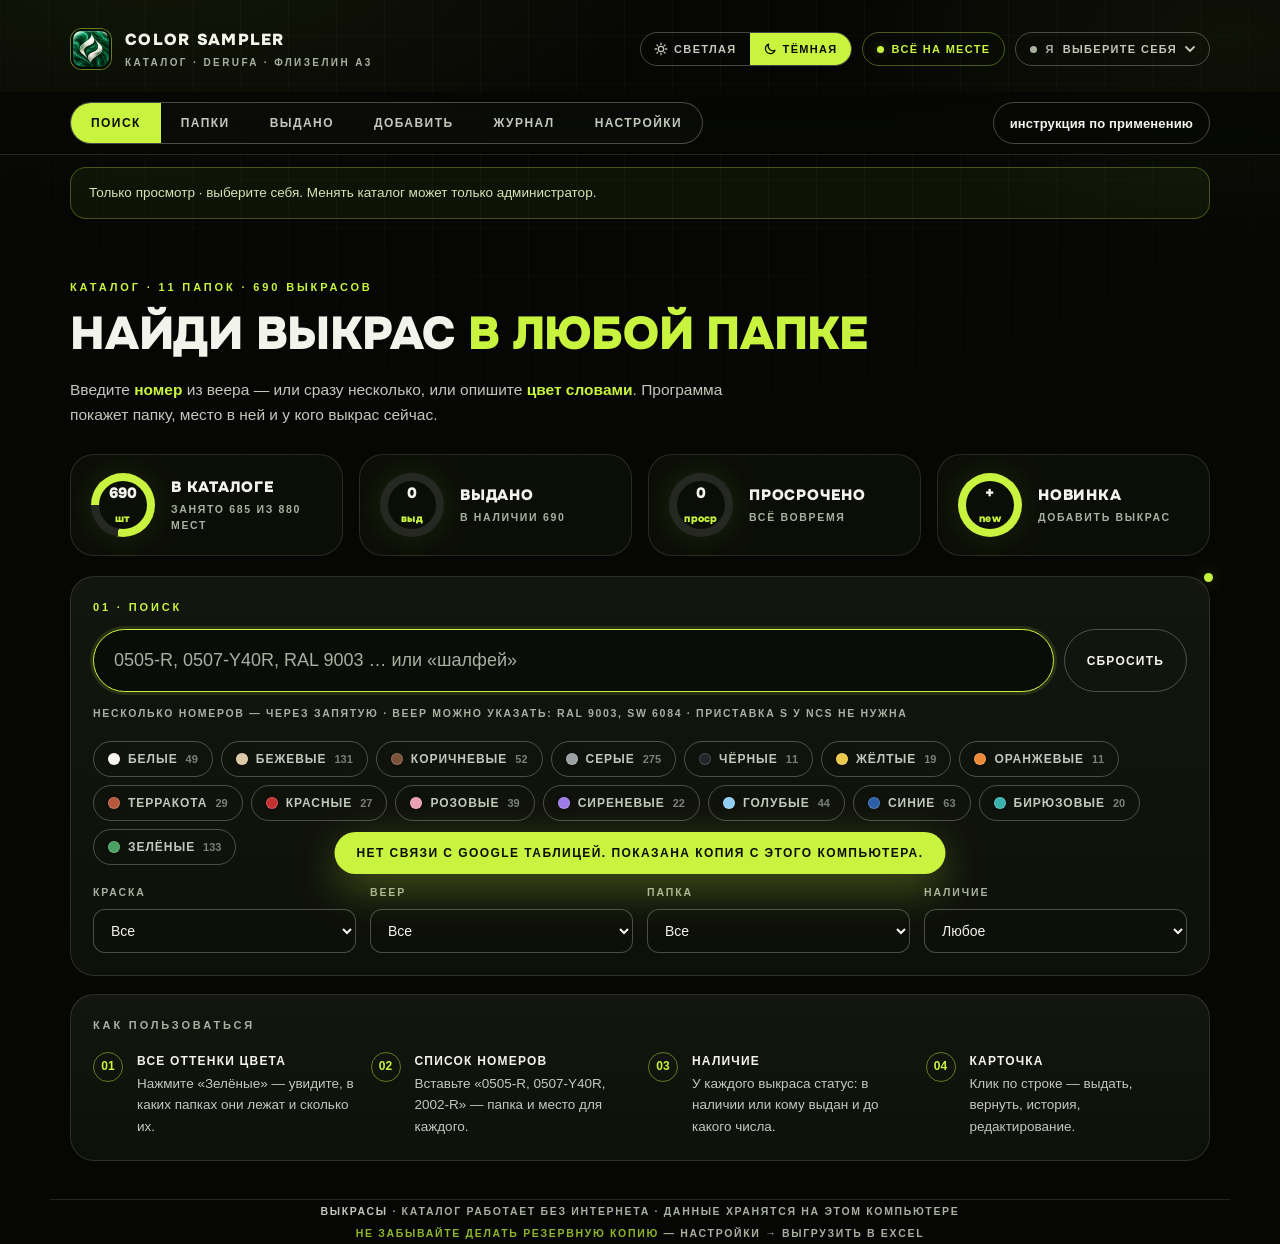
<file: index.html>
<!doctype html>
<html lang="ru">
<head>
<meta charset="utf-8">
<meta name="viewport" content="width=device-width, initial-scale=1">
<title>Color Sampler</title>
<meta name="theme-color" content="#060704">
<link rel="manifest" href="manifest.webmanifest">
<link rel="icon" href="favicon/favicon.png" type="image/png">
<link rel="apple-touch-icon" href="favicon/favicon.png">
<link rel="stylesheet" href="styles.css">
<link rel="stylesheet" href="theme-light.css">
<script>
  // Тема применяется до отрисовки страницы, чтобы не было мигания
  (function(){ var t = localStorage.getItem('vykrasy-theme') || 'dark';
    document.documentElement.setAttribute('data-theme', t);
    var m = document.querySelector('meta[name=theme-color]'); if (m) m.content = t === 'light' ? '#F4EFE3' : '#060704'; })();
</script>
</head>
<body>
<header class="topbar">
  <div class="wrap head">
    <div class="logo"><img src="favicon/favicon.png" alt=""></div>
    <div class="brand">
      <b>Color Sampler</b>
      <span>Каталог · Derufa · флизелин А3</span>
    </div>
    <div class="head-right">
      <div class="theme-toggle" role="group" aria-label="Тема оформления">
        <button type="button" data-theme-set="light" aria-pressed="false" title="Светлая тема"><svg viewBox="0 0 24 24" fill="none" stroke="currentColor" stroke-width="2.2" stroke-linecap="round"><circle cx="12" cy="12" r="4.5"/><path d="M12 2v2.5M12 19.5V22M2 12h2.5M19.5 12H22M4.9 4.9l1.8 1.8M17.3 17.3l1.8 1.8M4.9 19.1l1.8-1.8M17.3 6.7l1.8-1.8"/></svg><span>Светлая</span></button>
        <button type="button" data-theme-set="dark" aria-pressed="false" title="Тёмная тема"><svg viewBox="0 0 24 24" fill="none" stroke="currentColor" stroke-width="2.2" stroke-linecap="round" stroke-linejoin="round"><path d="M20.5 14.5A8.5 8.5 0 0 1 9.5 3.5a8.5 8.5 0 1 0 11 11z"/></svg><span>Тёмная</span></button>
      </div>
      <button class="hchip ok" id="statusChip" title="Открыть выданные"><i></i><span>Всё на месте</span></button>
      <div class="me" id="meBox">
        <button type="button" class="me-btn" id="meBtn" aria-haspopup="listbox" aria-expanded="false" title="Кто сейчас работает с программой">
          <span class="me-lbl">Я</span><span class="me-name" id="meName">Выберите себя</span>
          <svg class="me-arrow" viewBox="0 0 10 6" aria-hidden="true"><path d="M1 1l4 4 4-4" fill="none" stroke="currentColor" stroke-width="1.8" stroke-linecap="round" stroke-linejoin="round"/></svg>
        </button>
        <div class="me-menu" id="meMenu" role="listbox" aria-label="Менеджер" hidden></div>
      </div>
    </div>
  </div>
</header>

<div class="navbar">
  <div class="wrap navrow">
    <nav class="tabs" id="tabs">
      <button data-view="search" class="active">Поиск</button>
      <button data-view="folders">Папки</button>
      <button data-view="loans">Выдано <span class="badge" id="loanBadge"></span></button>
      <button data-view="add">Добавить</button>
      <button data-view="log">Журнал</button>
      <button data-view="settings">Настройки</button>
    </nav>
    <a class="help-link" href="manual.html">инструкция по применению</a>
  </div>
</div>

<div class="wrap" id="roleNote" hidden></div>
<main class="wrap" id="view"></main>

<footer class="wrap">
  <b>Выкрасы</b> · каталог работает без интернета · данные хранятся на этом компьютере<br>
  <em>Не забывайте делать резервную копию</em> — Настройки → Выгрузить в Excel
</footer>

<div class="modal-backdrop" id="modal" hidden>
  <div class="modal" role="dialog" aria-modal="true">
    <button class="modal-close" id="modalClose" aria-label="Закрыть">✕</button>
    <div id="modalBody"></div>
  </div>
</div>
<div class="toast" id="toast" hidden></div>

<script src="xlsx.full.min.js"></script>
<script src="seed-data.js"></script>
<script src="derufa-palette.js"></script>
<script src="app.js"></script>
</body>
</html>
</file>
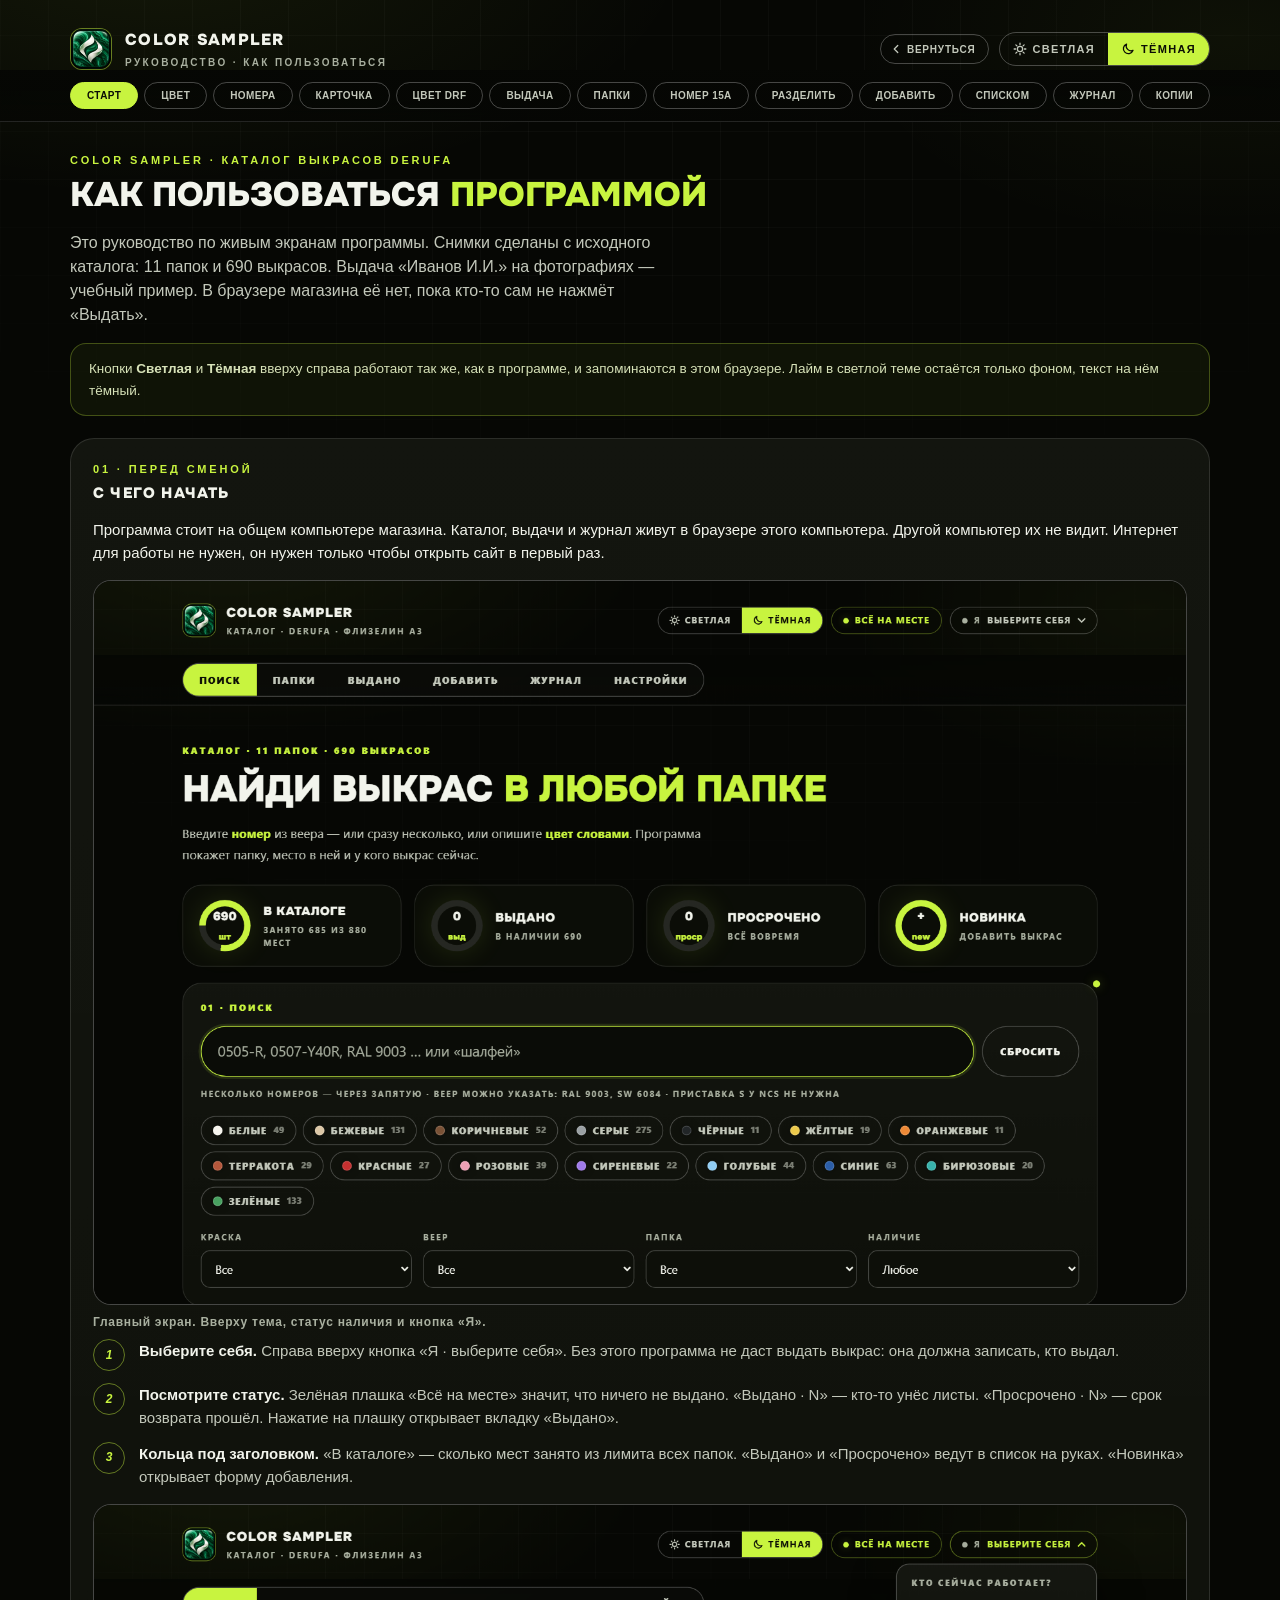
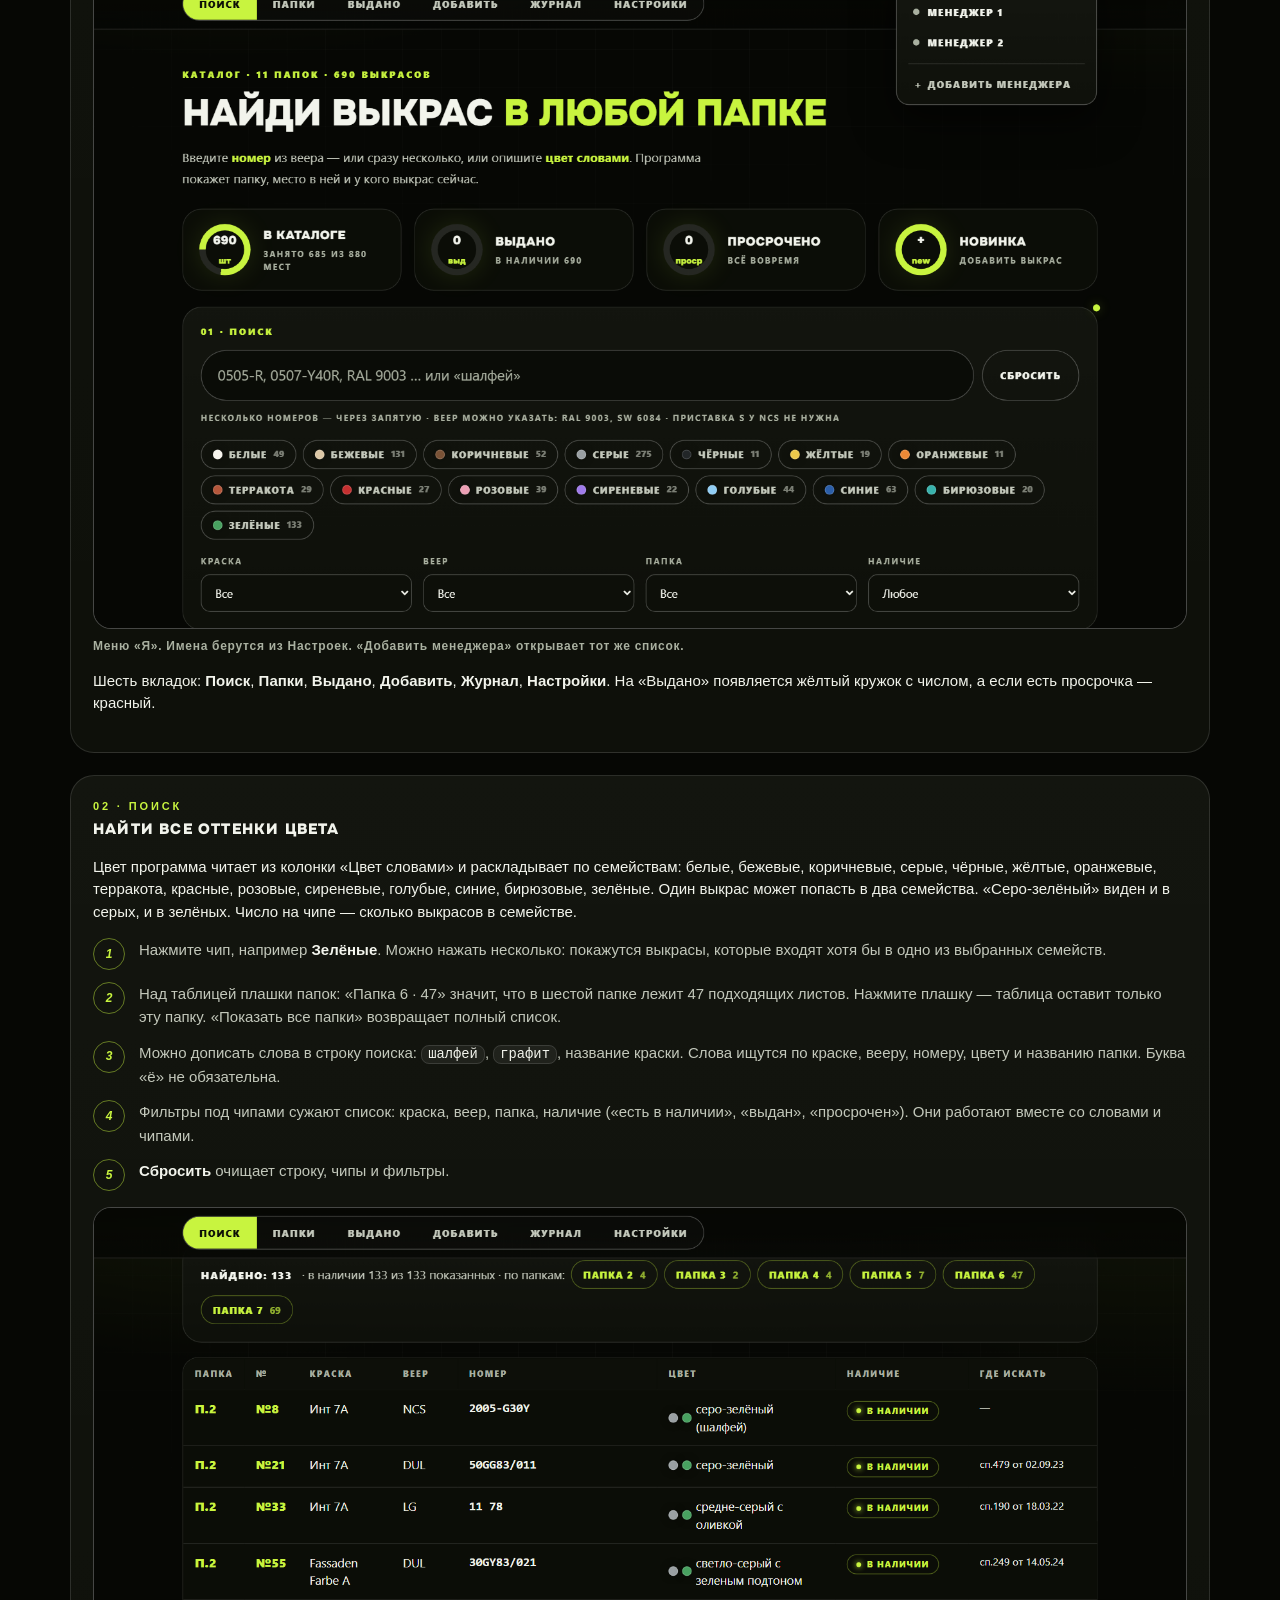
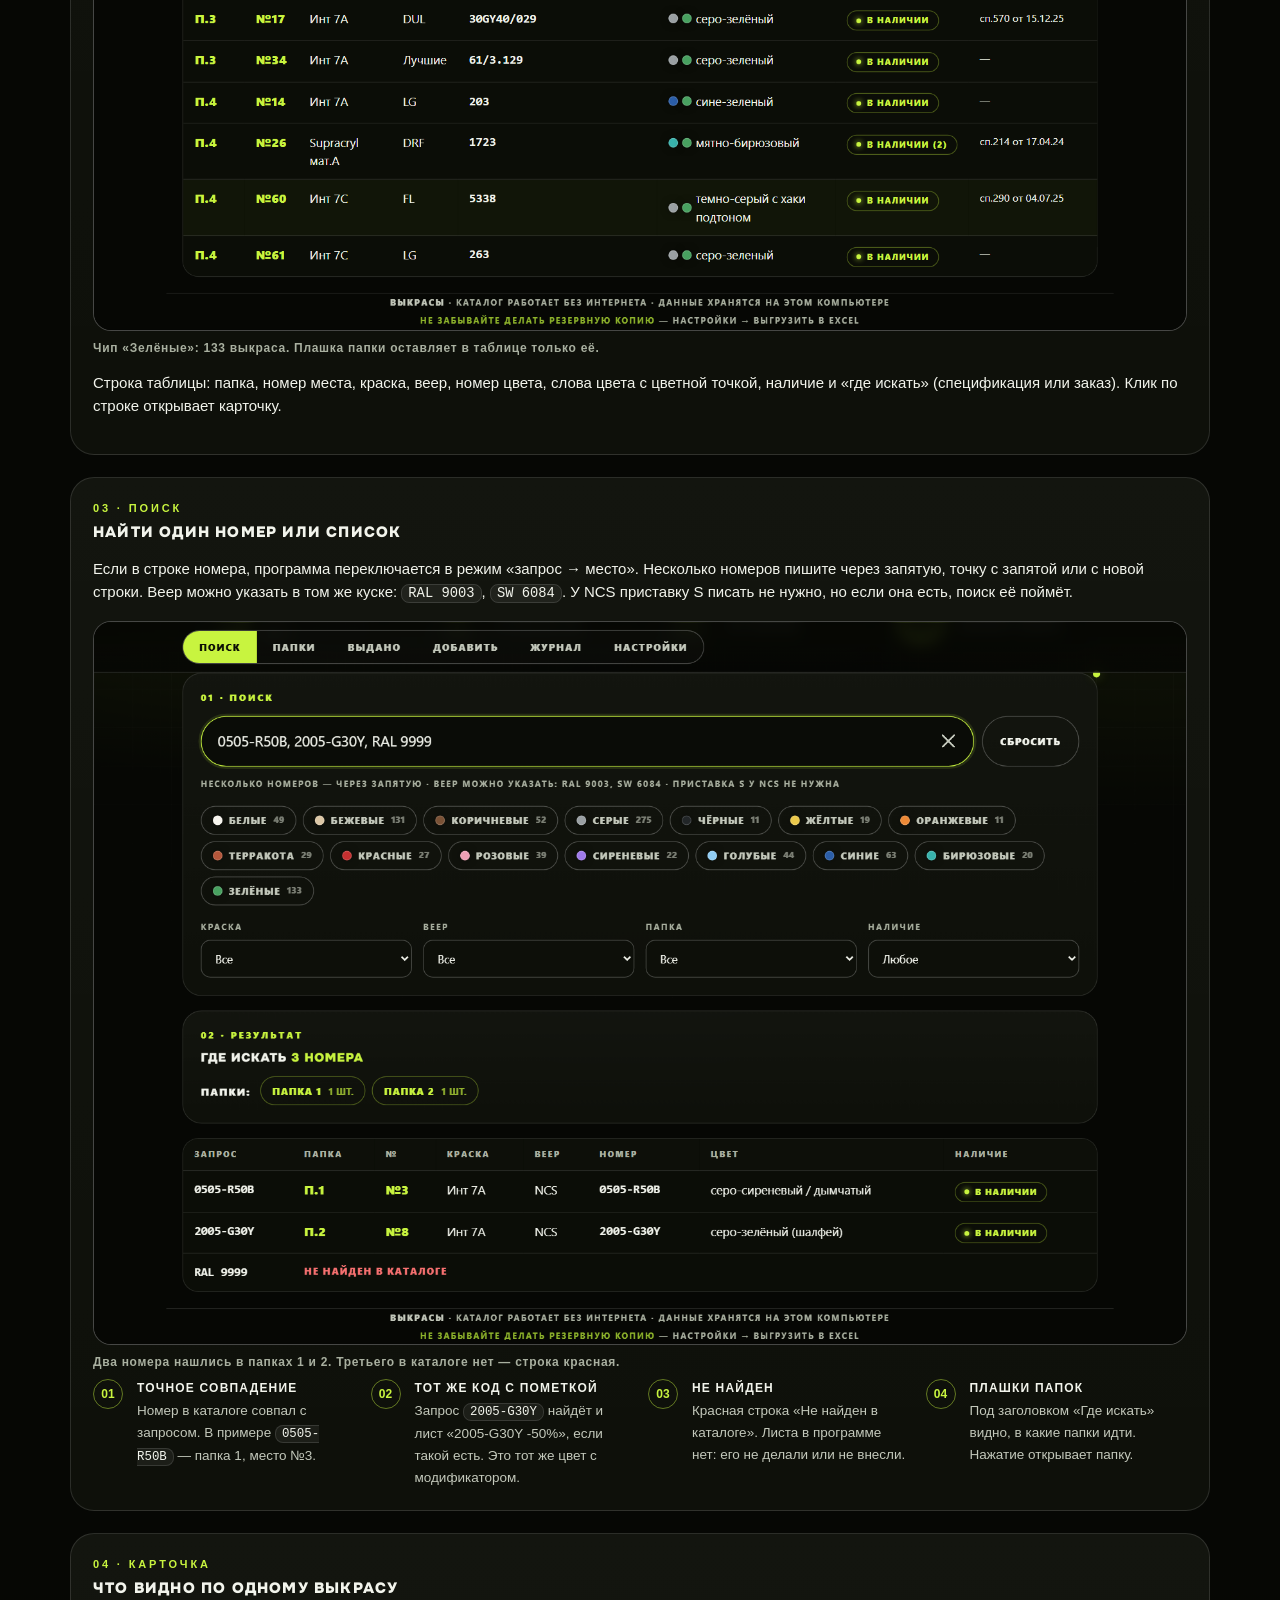
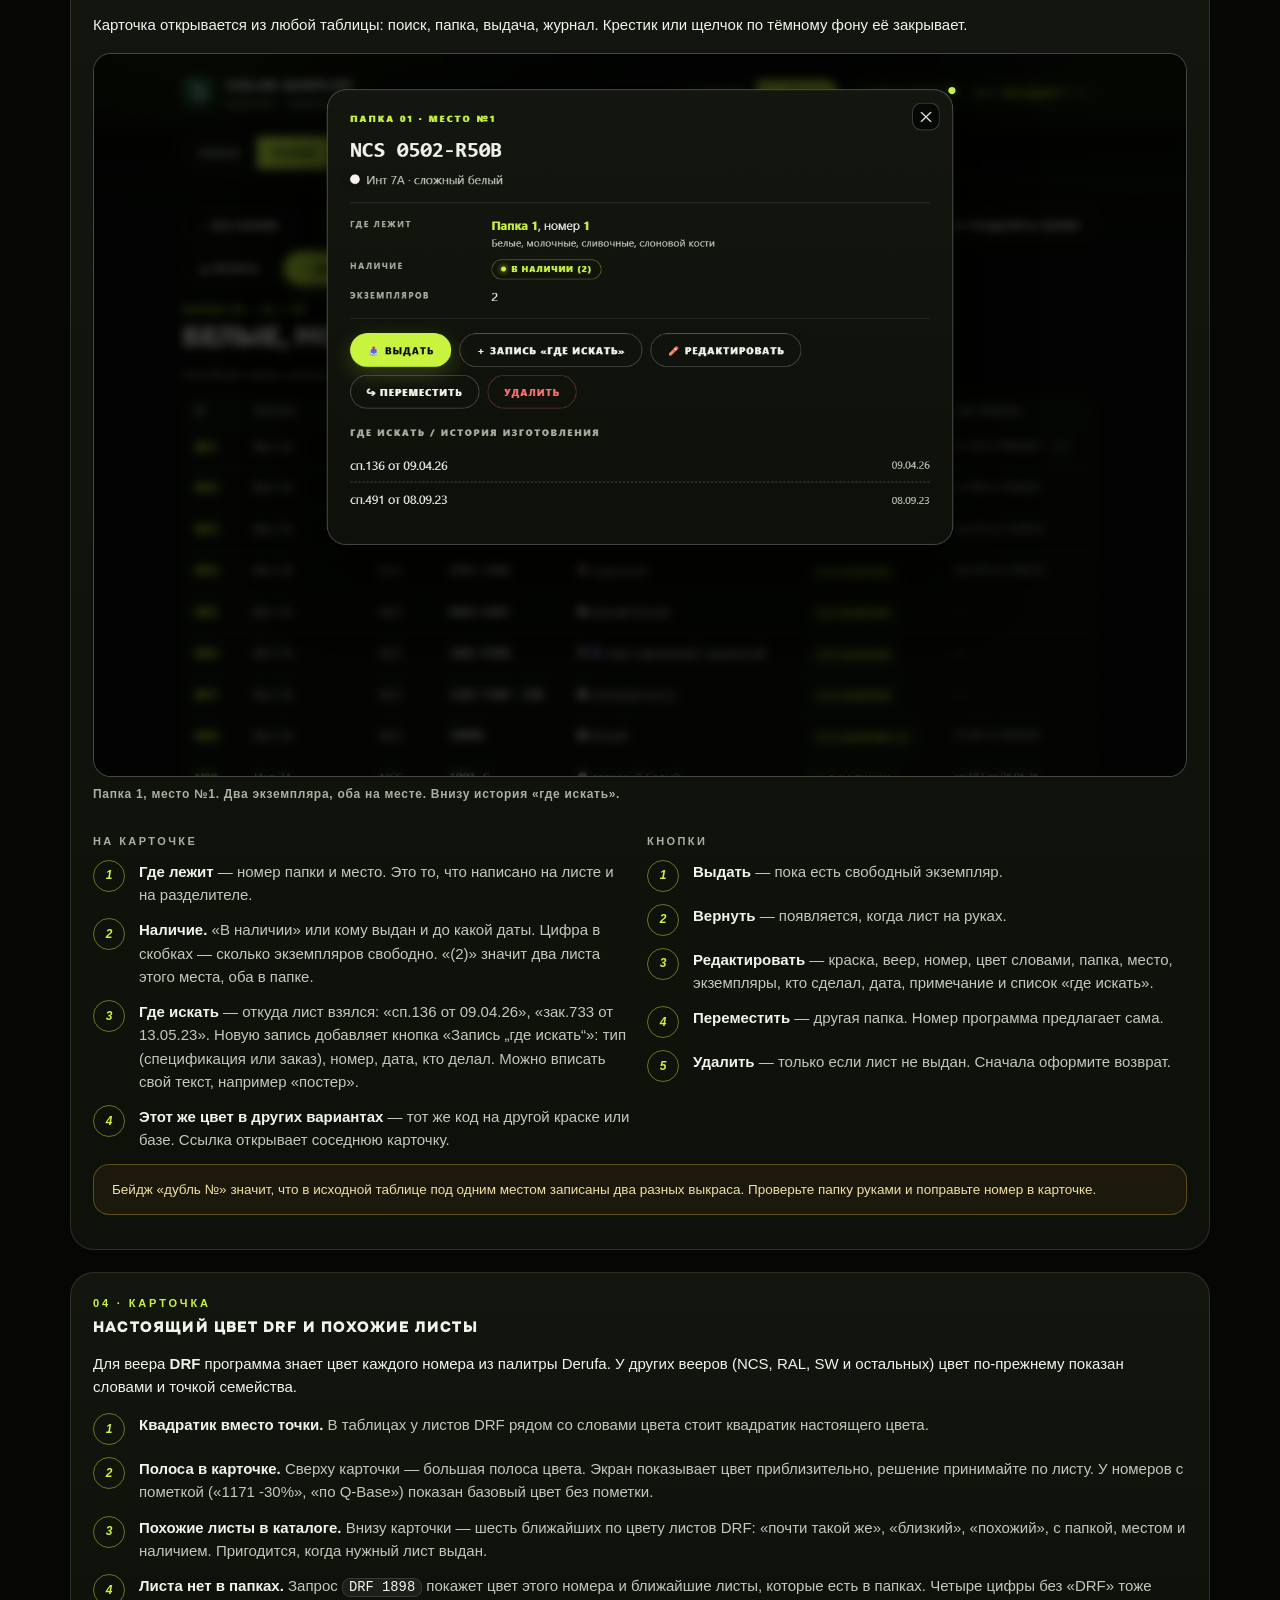
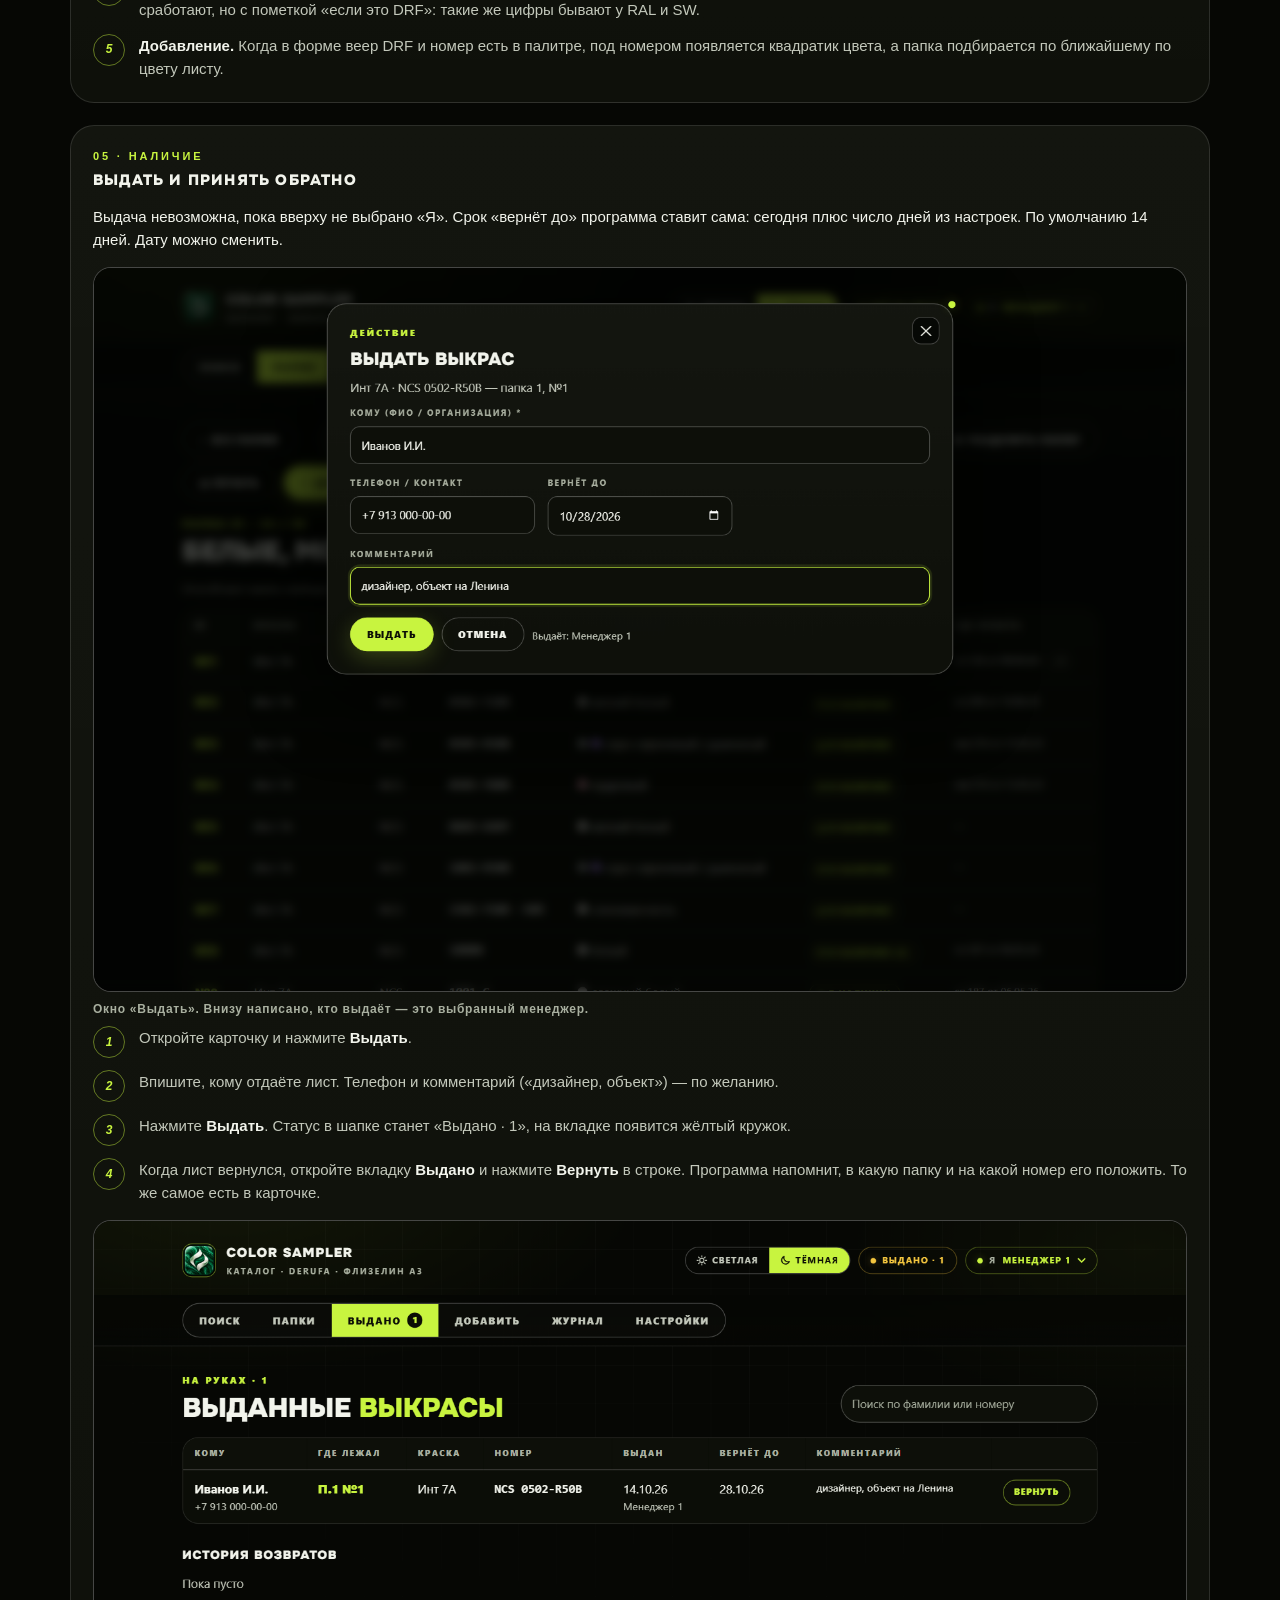
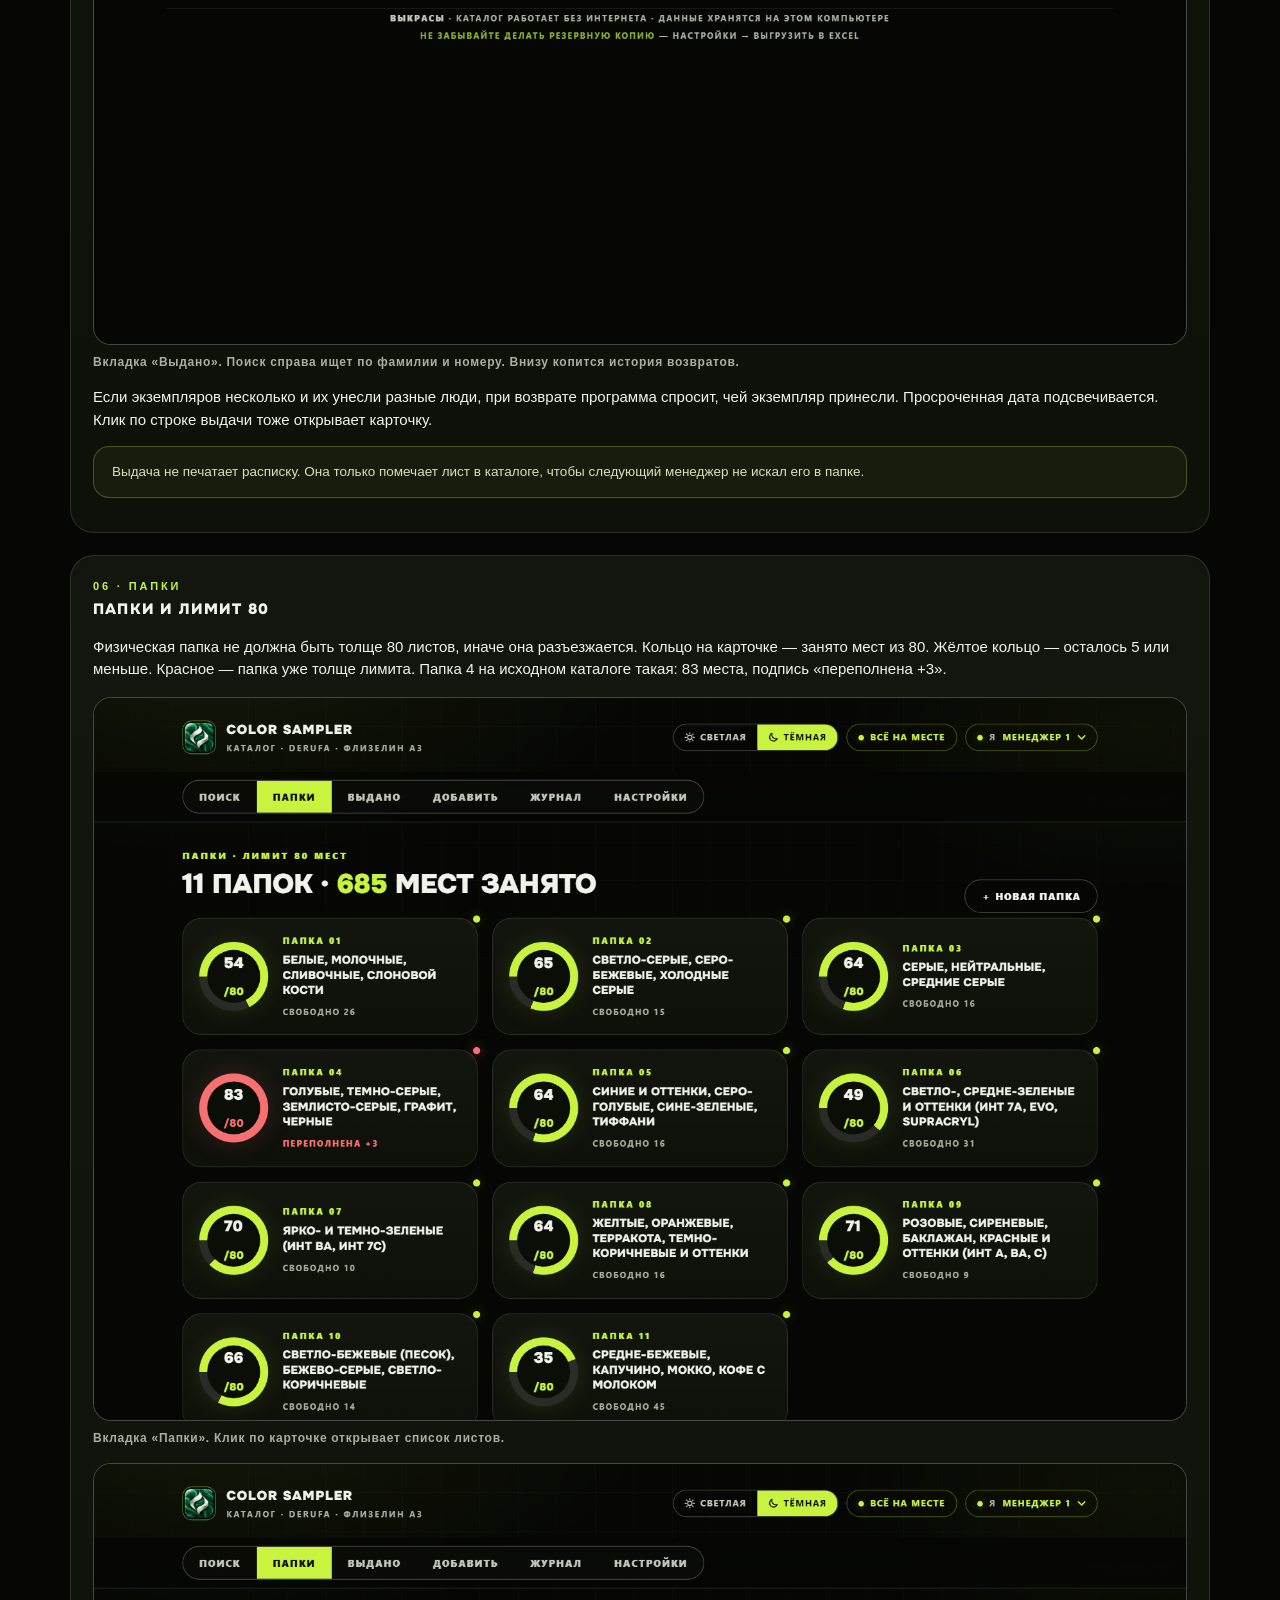
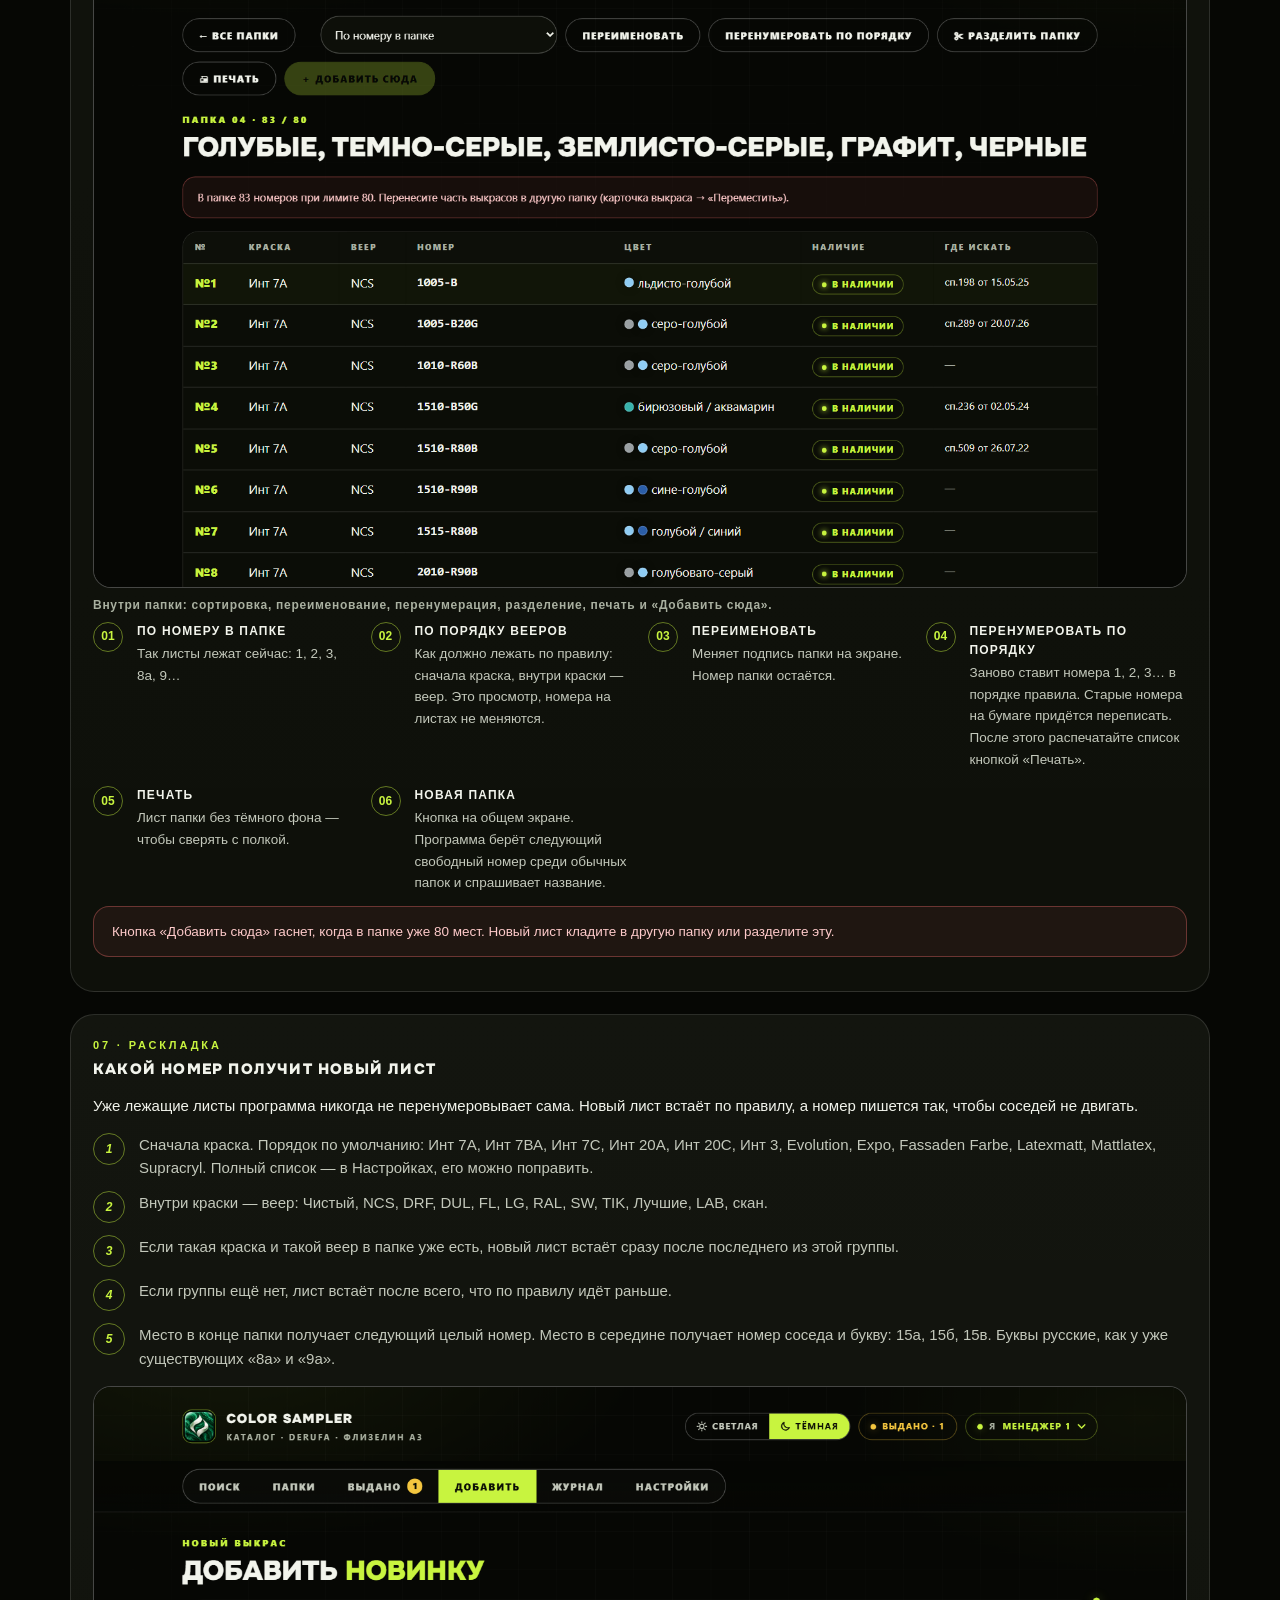
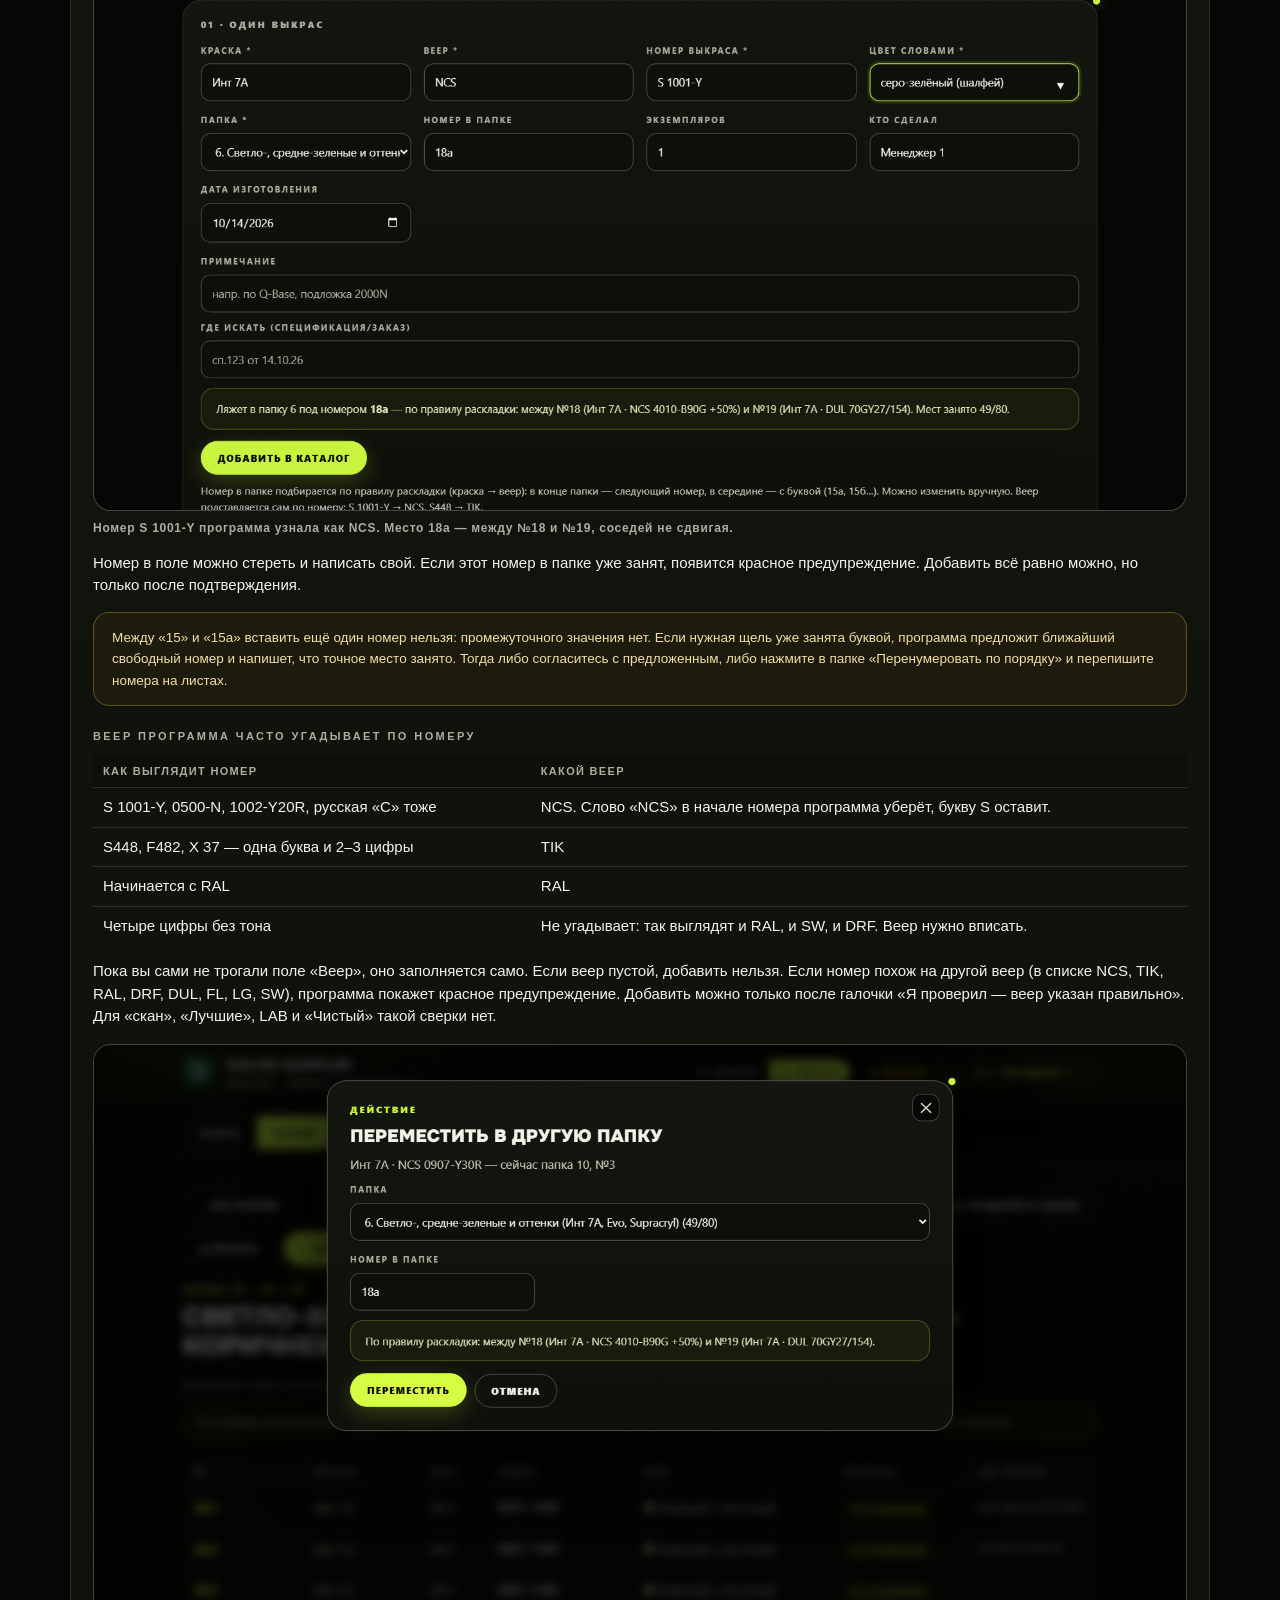
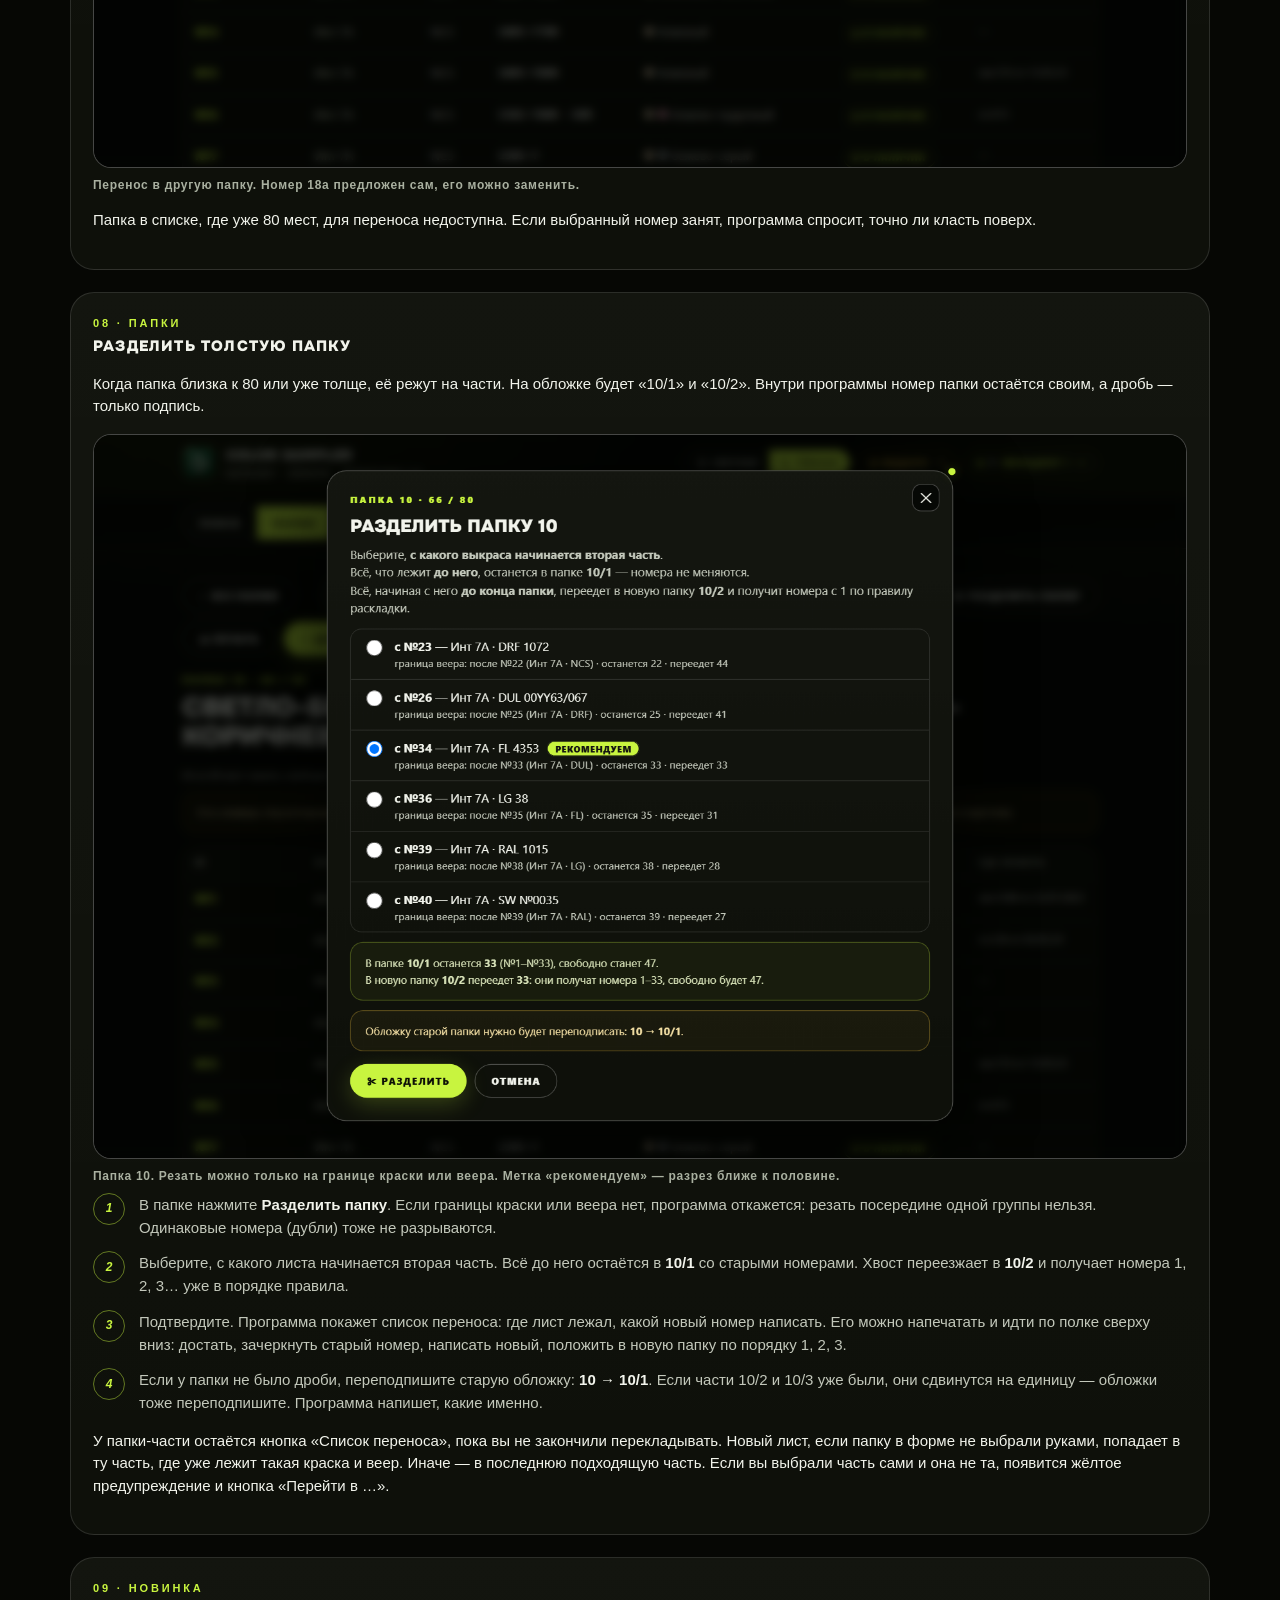
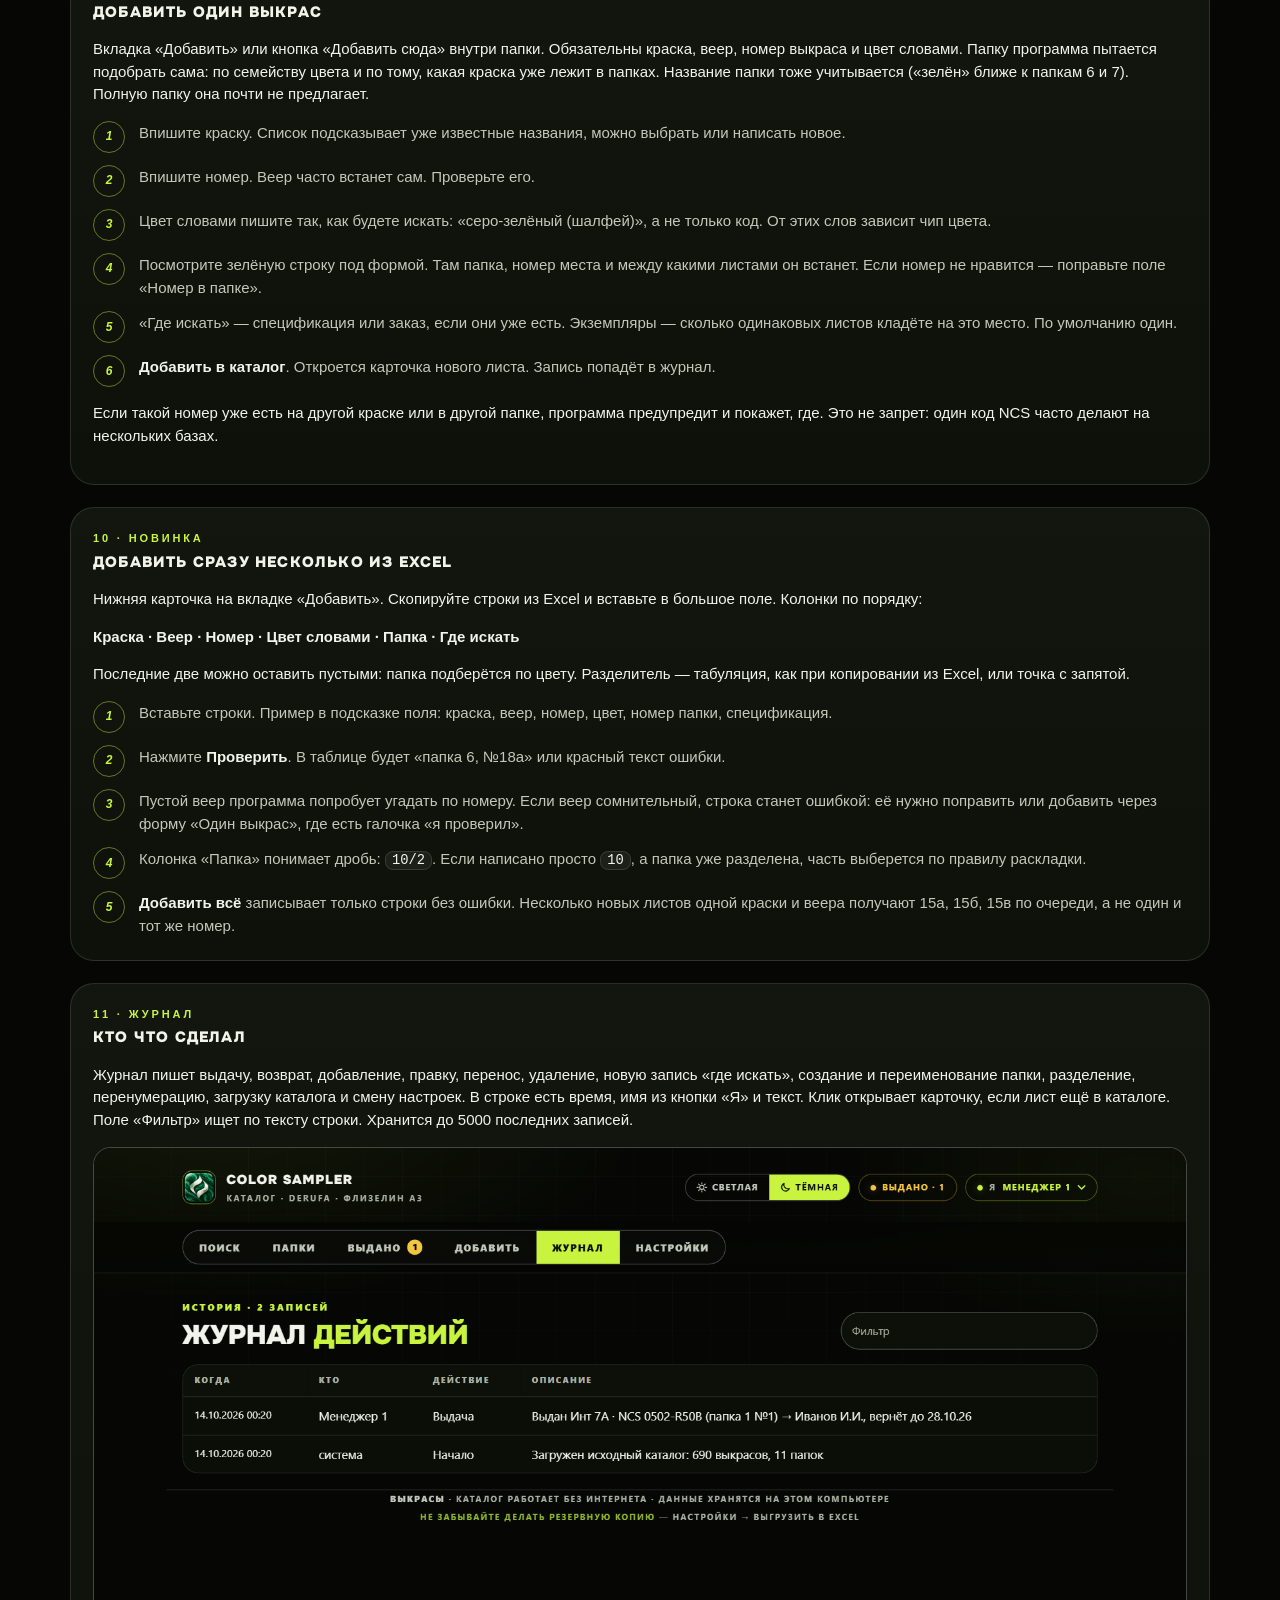
<file: manual.html>
<!doctype html>
<html lang="ru">
<head>
<meta charset="utf-8">
<meta name="viewport" content="width=device-width, initial-scale=1">
<title>Color Sampler — руководство</title>
<meta name="theme-color" content="#060704">
<link rel="icon" href="favicon/favicon.png" type="image/png">
<link rel="stylesheet" href="styles.css">
<link rel="stylesheet" href="theme-light.css">
<link rel="stylesheet" href="manual.css">
<script>
  (function(){ var t = localStorage.getItem('vykrasy-theme') || 'dark';
    document.documentElement.setAttribute('data-theme', t);
    var m = document.querySelector('meta[name=theme-color]'); if (m) m.content = t === 'light' ? '#F4EFE3' : '#060704'; })();
</script>
</head>
<body>
<header class="topbar">
  <div class="wrap head">
    <div class="logo"><img src="favicon/favicon.png" alt=""></div>
    <div class="brand">
      <b>Color Sampler</b>
      <span>Руководство · как пользоваться</span>
    </div>
    <div class="head-right">
      <a class="back-app" id="backApp" href="index.html">
        <svg viewBox="0 0 24 24" fill="none" stroke="currentColor" stroke-width="2.2" stroke-linecap="round" stroke-linejoin="round" aria-hidden="true"><path d="M15 6l-6 6 6 6"/></svg>
        <span>Вернуться</span>
      </a>
      <div class="theme-toggle" role="group" aria-label="Тема оформления">
        <button type="button" data-theme-set="light" aria-pressed="false" title="Светлая тема"><svg viewBox="0 0 24 24" fill="none" stroke="currentColor" stroke-width="2.2" stroke-linecap="round"><circle cx="12" cy="12" r="4.5"/><path d="M12 2v2.5M12 19.5V22M2 12h2.5M19.5 12H22M4.9 4.9l1.8 1.8M17.3 17.3l1.8 1.8M4.9 19.1l1.8-1.8M17.3 6.7l1.8-1.8"/></svg><span>Светлая</span></button>
        <button type="button" data-theme-set="dark" aria-pressed="false" title="Тёмная тема"><svg viewBox="0 0 24 24" fill="none" stroke="currentColor" stroke-width="2.2" stroke-linecap="round" stroke-linejoin="round"><path d="M20.5 14.5A8.5 8.5 0 0 1 9.5 3.5a8.5 8.5 0 1 0 11 11z"/></svg><span>Тёмная</span></button>
      </div>
    </div>
  </div>
</header>

<nav class="manual-nav" aria-label="Содержание">
  <div class="wrap" id="toc">
    <a href="#start">Старт</a>
    <a href="#search-color">Цвет</a>
    <a href="#search-code">Номера</a>
    <a href="#card">Карточка</a>
    <a href="#drf">Цвет DRF</a>
    <a href="#loan">Выдача</a>
    <a href="#folders">Папки</a>
    <a href="#place">Номер 15а</a>
    <a href="#split">Разделить</a>
    <a href="#add">Добавить</a>
    <a href="#bulk">Списком</a>
    <a href="#log">Журнал</a>
    <a href="#backup">Копии</a>
  </div>
</nav>

<main class="wrap manual" id="view">
  <span class="microlabel">Color Sampler · каталог выкрасов Derufa</span>
  <h1>Как пользоваться <em>программой</em></h1>
  <p class="lede">Это руководство по живым экранам программы. Снимки сделаны с исходного каталога: 11 папок и 690 выкрасов. Выдача «Иванов И.И.» на фотографиях — учебный пример. В браузере магазина её нет, пока кто-то сам не нажмёт «Выдать».</p>
  <div class="alert info">Кнопки <b>Светлая</b> и <b>Тёмная</b> вверху справа работают так же, как в программе, и запоминаются в этом браузере. Лайм в светлой теме остаётся только фоном, текст на нём тёмный.</div>

  <section class="card chapter" id="start">
    <span class="microlabel">01 · Перед сменой</span>
    <h2>С чего начать</h2>
    <p>Программа стоит на общем компьютере магазина. Каталог, выдачи и журнал живут в браузере этого компьютера. Другой компьютер их не видит. Интернет для работы не нужен, он нужен только чтобы открыть сайт в первый раз.</p>
    <figure class="shot">
      <img src="manual/img/01-search.png" alt="Главный экран поиска: шапка Color Sampler, четыре кольца и поле поиска">
      <figcaption>Главный экран. Вверху тема, статус наличия и кнопка «Я».</figcaption>
    </figure>
    <ol class="steps">
      <li><i class="num">1</i><div><b>Выберите себя.</b> Справа вверху кнопка «Я · выберите себя». Без этого программа не даст выдать выкрас: она должна записать, кто выдал.</div></li>
      <li><i class="num">2</i><div><b>Посмотрите статус.</b> Зелёная плашка «Всё на месте» значит, что ничего не выдано. «Выдано · N» — кто-то унёс листы. «Просрочено · N» — срок возврата прошёл. Нажатие на плашку открывает вкладку «Выдано».</div></li>
      <li><i class="num">3</i><div><b>Кольца под заголовком.</b> «В каталоге» — сколько мест занято из лимита всех папок. «Выдано» и «Просрочено» ведут в список на руках. «Новинка» открывает форму добавления.</div></li>
    </ol>
    <figure class="shot">
      <img src="manual/img/02-manager.png" alt="Открытое меню выбора менеджера">
      <figcaption>Меню «Я». Имена берутся из Настроек. «Добавить менеджера» открывает тот же список.</figcaption>
    </figure>
    <p>Шесть вкладок: <b>Поиск</b>, <b>Папки</b>, <b>Выдано</b>, <b>Добавить</b>, <b>Журнал</b>, <b>Настройки</b>. На «Выдано» появляется жёлтый кружок с числом, а если есть просрочка — красный.</p>
  </section>

  <section class="card chapter" id="search-color">
    <span class="microlabel">02 · Поиск</span>
    <h2>Найти все оттенки цвета</h2>
    <p>Цвет программа читает из колонки «Цвет словами» и раскладывает по семействам: белые, бежевые, коричневые, серые, чёрные, жёлтые, оранжевые, терракота, красные, розовые, сиреневые, голубые, синие, бирюзовые, зелёные. Один выкрас может попасть в два семейства. «Серо-зелёный» виден и в серых, и в зелёных. Число на чипе — сколько выкрасов в семействе.</p>
    <ol class="steps">
      <li><i class="num">1</i><div>Нажмите чип, например <b>Зелёные</b>. Можно нажать несколько: покажутся выкрасы, которые входят хотя бы в одно из выбранных семейств.</div></li>
      <li><i class="num">2</i><div>Над таблицей плашки папок: «Папка 6 · 47» значит, что в шестой папке лежит 47 подходящих листов. Нажмите плашку — таблица оставит только эту папку. «Показать все папки» возвращает полный список.</div></li>
      <li><i class="num">3</i><div>Можно дописать слова в строку поиска: <code class="ex">шалфей</code>, <code class="ex">графит</code>, название краски. Слова ищутся по краске, вееру, номеру, цвету и названию папки. Буква «ё» не обязательна.</div></li>
      <li><i class="num">4</i><div>Фильтры под чипами сужают список: краска, веер, папка, наличие («есть в наличии», «выдан», «просрочен»). Они работают вместе со словами и чипами.</div></li>
      <li><i class="num">5</i><div><b>Сбросить</b> очищает строку, чипы и фильтры.</div></li>
    </ol>
    <figure class="shot">
      <img src="manual/img/03-color.png" alt="Результат чипа Зелёные: 133 выкраса и плашки папок">
      <figcaption>Чип «Зелёные»: 133 выкраса. Плашка папки оставляет в таблице только её.</figcaption>
    </figure>
    <p>Строка таблицы: папка, номер места, краска, веер, номер цвета, слова цвета с цветной точкой, наличие и «где искать» (спецификация или заказ). Клик по строке открывает карточку.</p>
  </section>

  <section class="card chapter" id="search-code">
    <span class="microlabel">03 · Поиск</span>
    <h2>Найти один номер или список</h2>
    <p>Если в строке номера, программа переключается в режим «запрос → место». Несколько номеров пишите через запятую, точку с запятой или с новой строки. Веер можно указать в том же куске: <code class="ex">RAL 9003</code>, <code class="ex">SW 6084</code>. У NCS приставку S писать не нужно, но если она есть, поиск её поймёт.</p>
    <figure class="shot">
      <img src="manual/img/04-codes.png" alt="Поиск трёх номеров: два найдены, RAL 9999 не найден">
      <figcaption>Два номера нашлись в папках 1 и 2. Третьего в каталоге нет — строка красная.</figcaption>
    </figure>
    <ul class="howto">
      <li><i>01</i><div><b>Точное совпадение</b>Номер в каталоге совпал с запросом. В примере <code class="ex">0505-R50B</code> — папка 1, место №3.</div></li>
      <li><i>02</i><div><b>Тот же код с пометкой</b>Запрос <code class="ex">2005-G30Y</code> найдёт и лист «2005-G30Y -50%», если такой есть. Это тот же цвет с модификатором.</div></li>
      <li><i>03</i><div><b>Не найден</b>Красная строка «Не найден в каталоге». Листа в программе нет: его не делали или не внесли.</div></li>
      <li><i>04</i><div><b>Плашки папок</b>Под заголовком «Где искать» видно, в какие папки идти. Нажатие открывает папку.</div></li>
    </ul>
  </section>

  <section class="card chapter" id="card">
    <span class="microlabel">04 · Карточка</span>
    <h2>Что видно по одному выкрасу</h2>
    <p>Карточка открывается из любой таблицы: поиск, папка, выдача, журнал. Крестик или щелчок по тёмному фону её закрывает.</p>
    <figure class="shot">
      <img src="manual/img/07-card.png" alt="Карточка выкраса NCS 0502-R50B, папка 1, место 1">
      <figcaption>Папка 1, место №1. Два экземпляра, оба на месте. Внизу история «где искать».</figcaption>
    </figure>
    <div class="two">
      <div>
        <h3>На карточке</h3>
        <ul class="steps">
          <li><i class="num">1</i><div><b>Где лежит</b> — номер папки и место. Это то, что написано на листе и на разделителе.</div></li>
          <li><i class="num">2</i><div><b>Наличие.</b> «В наличии» или кому выдан и до какой даты. Цифра в скобках — сколько экземпляров свободно. «(2)» значит два листа этого места, оба в папке.</div></li>
          <li><i class="num">3</i><div><b>Где искать</b> — откуда лист взялся: «сп.136 от 09.04.26», «зак.733 от 13.05.23». Новую запись добавляет кнопка «Запись „где искать“»: тип (спецификация или заказ), номер, дата, кто делал. Можно вписать свой текст, например «постер».</div></li>
          <li><i class="num">4</i><div><b>Этот же цвет в других вариантах</b> — тот же код на другой краске или базе. Ссылка открывает соседнюю карточку.</div></li>
        </ul>
      </div>
      <div>
        <h3>Кнопки</h3>
        <ul class="steps">
          <li><i class="num">1</i><div><b>Выдать</b> — пока есть свободный экземпляр.</div></li>
          <li><i class="num">2</i><div><b>Вернуть</b> — появляется, когда лист на руках.</div></li>
          <li><i class="num">3</i><div><b>Редактировать</b> — краска, веер, номер, цвет словами, папка, место, экземпляры, кто сделал, дата, примечание и список «где искать».</div></li>
          <li><i class="num">4</i><div><b>Переместить</b> — другая папка. Номер программа предлагает сама.</div></li>
          <li><i class="num">5</i><div><b>Удалить</b> — только если лист не выдан. Сначала оформите возврат.</div></li>
        </ul>
      </div>
    </div>
    <div class="alert warn">Бейдж «дубль №» значит, что в исходной таблице под одним местом записаны два разных выкраса. Проверьте папку руками и поправьте номер в карточке.</div>
  </section>

  <section class="card chapter" id="drf">
    <span class="microlabel">04 · Карточка</span>
    <h2>Настоящий цвет DRF и похожие листы</h2>
    <p>Для веера <b>DRF</b> программа знает цвет каждого номера из палитры Derufa. У других вееров (NCS, RAL, SW и остальных) цвет по-прежнему показан словами и точкой семейства.</p>
    <ul class="steps">
      <li><i class="num">1</i><div><b>Квадратик вместо точки.</b> В таблицах у листов DRF рядом со словами цвета стоит квадратик настоящего цвета.</div></li>
      <li><i class="num">2</i><div><b>Полоса в карточке.</b> Сверху карточки — большая полоса цвета. Экран показывает цвет приблизительно, решение принимайте по листу. У номеров с пометкой («1171 -30%», «по Q-Base») показан базовый цвет без пометки.</div></li>
      <li><i class="num">3</i><div><b>Похожие листы в каталоге.</b> Внизу карточки — шесть ближайших по цвету листов DRF: «почти такой же», «близкий», «похожий», с папкой, местом и наличием. Пригодится, когда нужный лист выдан.</div></li>
      <li><i class="num">4</i><div><b>Листа нет в папках.</b> Запрос <code class="ex">DRF 1898</code> покажет цвет этого номера и ближайшие листы, которые есть в папках. Четыре цифры без «DRF» тоже сработают, но с пометкой «если это DRF»: такие же цифры бывают у RAL и SW.</div></li>
      <li><i class="num">5</i><div><b>Добавление.</b> Когда в форме веер DRF и номер есть в палитре, под номером появляется квадратик цвета, а папка подбирается по ближайшему по цвету листу.</div></li>
    </ul>
  </section>

  <section class="card chapter" id="loan">
    <span class="microlabel">05 · Наличие</span>
    <h2>Выдать и принять обратно</h2>
    <p>Выдача невозможна, пока вверху не выбрано «Я». Срок «вернёт до» программа ставит сама: сегодня плюс число дней из настроек. По умолчанию 14 дней. Дату можно сменить.</p>
    <figure class="shot">
      <img src="manual/img/08-issue.png" alt="Окно выдачи: Иванов И.И., телефон, дата возврата и комментарий">
      <figcaption>Окно «Выдать». Внизу написано, кто выдаёт — это выбранный менеджер.</figcaption>
    </figure>
    <ol class="steps">
      <li><i class="num">1</i><div>Откройте карточку и нажмите <b>Выдать</b>.</div></li>
      <li><i class="num">2</i><div>Впишите, кому отдаёте лист. Телефон и комментарий («дизайнер, объект») — по желанию.</div></li>
      <li><i class="num">3</i><div>Нажмите <b>Выдать</b>. Статус в шапке станет «Выдано · 1», на вкладке появится жёлтый кружок.</div></li>
      <li><i class="num">4</i><div>Когда лист вернулся, откройте вкладку <b>Выдано</b> и нажмите <b>Вернуть</b> в строке. Программа напомнит, в какую папку и на какой номер его положить. То же самое есть в карточке.</div></li>
    </ol>
    <figure class="shot">
      <img src="manual/img/10-loans.png" alt="Вкладка Выдано: Иванов И.И., папка 1 номер 1, вернуть до 28.10.26">
      <figcaption>Вкладка «Выдано». Поиск справа ищет по фамилии и номеру. Внизу копится история возвратов.</figcaption>
    </figure>
    <p>Если экземпляров несколько и их унесли разные люди, при возврате программа спросит, чей экземпляр принесли. Просроченная дата подсвечивается. Клик по строке выдачи тоже открывает карточку.</p>
    <div class="alert info">Выдача не печатает расписку. Она только помечает лист в каталоге, чтобы следующий менеджер не искал его в папке.</div>
  </section>

  <section class="card chapter" id="folders">
    <span class="microlabel">06 · Папки</span>
    <h2>Папки и лимит 80</h2>
    <p>Физическая папка не должна быть толще 80 листов, иначе она разъезжается. Кольцо на карточке — занято мест из 80. Жёлтое кольцо — осталось 5 или меньше. Красное — папка уже толще лимита. Папка 4 на исходном каталоге такая: 83 места, подпись «переполнена +3».</p>
    <figure class="shot">
      <img src="manual/img/05-folders.png" alt="Сетка одиннадцати папок, папка 4 переполнена">
      <figcaption>Вкладка «Папки». Клик по карточке открывает список листов.</figcaption>
    </figure>
    <figure class="shot">
      <img src="manual/img/06-folder.png" alt="Внутри папки 4: предупреждение о 83 номерах и кнопки действий">
      <figcaption>Внутри папки: сортировка, переименование, перенумерация, разделение, печать и «Добавить сюда».</figcaption>
    </figure>
    <ul class="howto">
      <li><i>01</i><div><b>По номеру в папке</b>Так листы лежат сейчас: 1, 2, 3, 8а, 9…</div></li>
      <li><i>02</i><div><b>По порядку вееров</b>Как должно лежать по правилу: сначала краска, внутри краски — веер. Это просмотр, номера на листах не меняются.</div></li>
      <li><i>03</i><div><b>Переименовать</b>Меняет подпись папки на экране. Номер папки остаётся.</div></li>
      <li><i>04</i><div><b>Перенумеровать по порядку</b>Заново ставит номера 1, 2, 3… в порядке правила. Старые номера на бумаге придётся переписать. После этого распечатайте список кнопкой «Печать».</div></li>
      <li><i>05</i><div><b>Печать</b>Лист папки без тёмного фона — чтобы сверять с полкой.</div></li>
      <li><i>06</i><div><b>Новая папка</b>Кнопка на общем экране. Программа берёт следующий свободный номер среди обычных папок и спрашивает название.</div></li>
    </ul>
    <div class="alert bad">Кнопка «Добавить сюда» гаснет, когда в папке уже 80 мест. Новый лист кладите в другую папку или разделите эту.</div>
  </section>

  <section class="card chapter" id="place">
    <span class="microlabel">07 · Раскладка</span>
    <h2>Какой номер получит новый лист</h2>
    <p>Уже лежащие листы программа никогда не перенумеровывает сама. Новый лист встаёт по правилу, а номер пишется так, чтобы соседей не двигать.</p>
    <ol class="steps">
      <li><i class="num">1</i><div>Сначала краска. Порядок по умолчанию: Инт 7А, Инт 7ВА, Инт 7С, Инт 20А, Инт 20С, Инт 3, Evolution, Expo, Fassaden Farbe, Latexmatt, Mattlatex, Supracryl. Полный список — в Настройках, его можно поправить.</div></li>
      <li><i class="num">2</i><div>Внутри краски — веер: Чистый, NCS, DRF, DUL, FL, LG, RAL, SW, TIK, Лучшие, LAB, скан.</div></li>
      <li><i class="num">3</i><div>Если такая краска и такой веер в папке уже есть, новый лист встаёт сразу после последнего из этой группы.</div></li>
      <li><i class="num">4</i><div>Если группы ещё нет, лист встаёт после всего, что по правилу идёт раньше.</div></li>
      <li><i class="num">5</i><div>Место в конце папки получает следующий целый номер. Место в середине получает номер соседа и букву: 15а, 15б, 15в. Буквы русские, как у уже существующих «8а» и «9а».</div></li>
    </ol>
    <figure class="shot">
      <img src="manual/img/11-add.png" alt="Форма добавления: веер NCS подставился сам, номер в папке 18а">
      <figcaption>Номер S 1001-Y программа узнала как NCS. Место 18а — между №18 и №19, соседей не сдвигая.</figcaption>
    </figure>
    <p>Номер в поле можно стереть и написать свой. Если этот номер в папке уже занят, появится красное предупреждение. Добавить всё равно можно, но только после подтверждения.</p>
    <div class="alert warn">Между «15» и «15а» вставить ещё один номер нельзя: промежуточного значения нет. Если нужная щель уже занята буквой, программа предложит ближайший свободный номер и напишет, что точное место занято. Тогда либо согласитесь с предложенным, либо нажмите в папке «Перенумеровать по порядку» и перепишите номера на листах.</div>
    <h3>Веер программа часто угадывает по номеру</h3>
    <table class="plain">
      <thead><tr><th>Как выглядит номер</th><th>Какой веер</th></tr></thead>
      <tbody>
        <tr><td>S 1001-Y, 0500-N, 1002-Y20R, русская «С» тоже</td><td>NCS. Слово «NCS» в начале номера программа уберёт, букву S оставит.</td></tr>
        <tr><td>S448, F482, Х 37 — одна буква и 2–3 цифры</td><td>TIK</td></tr>
        <tr><td>Начинается с RAL</td><td>RAL</td></tr>
        <tr><td>Четыре цифры без тона</td><td>Не угадывает: так выглядят и RAL, и SW, и DRF. Веер нужно вписать.</td></tr>
      </tbody>
    </table>
    <p>Пока вы сами не трогали поле «Веер», оно заполняется само. Если веер пустой, добавить нельзя. Если номер похож на другой веер (в списке NCS, TIK, RAL, DRF, DUL, FL, LG, SW), программа покажет красное предупреждение. Добавить можно только после галочки «Я проверил — веер указан правильно». Для «скан», «Лучшие», LAB и «Чистый» такой сверки нет.</p>
    <figure class="shot">
      <img src="manual/img/16-move.png" alt="Окно перемещения: предложен номер 18а по правилу раскладки">
      <figcaption>Перенос в другую папку. Номер 18а предложен сам, его можно заменить.</figcaption>
    </figure>
    <p>Папка в списке, где уже 80 мест, для переноса недоступна. Если выбранный номер занят, программа спросит, точно ли класть поверх.</p>
  </section>

  <section class="card chapter" id="split">
    <span class="microlabel">08 · Папки</span>
    <h2>Разделить толстую папку</h2>
    <p>Когда папка близка к 80 или уже толще, её режут на части. На обложке будет «10/1» и «10/2». Внутри программы номер папки остаётся своим, а дробь — только подпись.</p>
    <figure class="shot">
      <img src="manual/img/15-split.png" alt="Окно разделения папки 10, рекомендуемый разрез с номера 34">
      <figcaption>Папка 10. Резать можно только на границе краски или веера. Метка «рекомендуем» — разрез ближе к половине.</figcaption>
    </figure>
    <ol class="steps">
      <li><i class="num">1</i><div>В папке нажмите <b>Разделить папку</b>. Если границы краски или веера нет, программа откажется: резать посередине одной группы нельзя. Одинаковые номера (дубли) тоже не разрываются.</div></li>
      <li><i class="num">2</i><div>Выберите, с какого листа начинается вторая часть. Всё до него остаётся в <b>10/1</b> со старыми номерами. Хвост переезжает в <b>10/2</b> и получает номера 1, 2, 3… уже в порядке правила.</div></li>
      <li><i class="num">3</i><div>Подтвердите. Программа покажет список переноса: где лист лежал, какой новый номер написать. Его можно напечатать и идти по полке сверху вниз: достать, зачеркнуть старый номер, написать новый, положить в новую папку по порядку 1, 2, 3.</div></li>
      <li><i class="num">4</i><div>Если у папки не было дроби, переподпишите старую обложку: <b>10 → 10/1</b>. Если части 10/2 и 10/3 уже были, они сдвинутся на единицу — обложки тоже переподпишите. Программа напишет, какие именно.</div></li>
    </ol>
    <p>У папки-части остаётся кнопка «Список переноса», пока вы не закончили перекладывать. Новый лист, если папку в форме не выбрали руками, попадает в ту часть, где уже лежит такая краска и веер. Иначе — в последнюю подходящую часть. Если вы выбрали часть сами и она не та, появится жёлтое предупреждение и кнопка «Перейти в …».</p>
  </section>

  <section class="card chapter" id="add">
    <span class="microlabel">09 · Новинка</span>
    <h2>Добавить один выкрас</h2>
    <p>Вкладка «Добавить» или кнопка «Добавить сюда» внутри папки. Обязательны краска, веер, номер выкраса и цвет словами. Папку программа пытается подобрать сама: по семейству цвета и по тому, какая краска уже лежит в папках. Название папки тоже учитывается («зелён» ближе к папкам 6 и 7). Полную папку она почти не предлагает.</p>
    <ol class="steps">
      <li><i class="num">1</i><div>Впишите краску. Список подсказывает уже известные названия, можно выбрать или написать новое.</div></li>
      <li><i class="num">2</i><div>Впишите номер. Веер часто встанет сам. Проверьте его.</div></li>
      <li><i class="num">3</i><div>Цвет словами пишите так, как будете искать: «серо-зелёный (шалфей)», а не только код. От этих слов зависит чип цвета.</div></li>
      <li><i class="num">4</i><div>Посмотрите зелёную строку под формой. Там папка, номер места и между какими листами он встанет. Если номер не нравится — поправьте поле «Номер в папке».</div></li>
      <li><i class="num">5</i><div>«Где искать» — спецификация или заказ, если они уже есть. Экземпляры — сколько одинаковых листов кладёте на это место. По умолчанию один.</div></li>
      <li><i class="num">6</i><div><b>Добавить в каталог</b>. Откроется карточка нового листа. Запись попадёт в журнал.</div></li>
    </ol>
    <p>Если такой номер уже есть на другой краске или в другой папке, программа предупредит и покажет, где. Это не запрет: один код NCS часто делают на нескольких базах.</p>
  </section>

  <section class="card chapter" id="bulk">
    <span class="microlabel">10 · Новинка</span>
    <h2>Добавить сразу несколько из Excel</h2>
    <p>Нижняя карточка на вкладке «Добавить». Скопируйте строки из Excel и вставьте в большое поле. Колонки по порядку:</p>
    <p><b>Краска · Веер · Номер · Цвет словами · Папка · Где искать</b></p>
    <p>Последние две можно оставить пустыми: папка подберётся по цвету. Разделитель — табуляция, как при копировании из Excel, или точка с запятой.</p>
    <ol class="steps">
      <li><i class="num">1</i><div>Вставьте строки. Пример в подсказке поля: краска, веер, номер, цвет, номер папки, спецификация.</div></li>
      <li><i class="num">2</i><div>Нажмите <b>Проверить</b>. В таблице будет «папка 6, №18а» или красный текст ошибки.</div></li>
      <li><i class="num">3</i><div>Пустой веер программа попробует угадать по номеру. Если веер сомнительный, строка станет ошибкой: её нужно поправить или добавить через форму «Один выкрас», где есть галочка «я проверил».</div></li>
      <li><i class="num">4</i><div>Колонка «Папка» понимает дробь: <code class="ex">10/2</code>. Если написано просто <code class="ex">10</code>, а папка уже разделена, часть выберется по правилу раскладки.</div></li>
      <li><i class="num">5</i><div><b>Добавить всё</b> записывает только строки без ошибки. Несколько новых листов одной краски и веера получают 15а, 15б, 15в по очереди, а не один и тот же номер.</div></li>
    </ol>
  </section>

  <section class="card chapter" id="log">
    <span class="microlabel">11 · Журнал</span>
    <h2>Кто что сделал</h2>
    <p>Журнал пишет выдачу, возврат, добавление, правку, перенос, удаление, новую запись «где искать», создание и переименование папки, разделение, перенумерацию, загрузку каталога и смену настроек. В строке есть время, имя из кнопки «Я» и текст. Клик открывает карточку, если лист ещё в каталоге. Поле «Фильтр» ищет по тексту строки. Хранится до 5000 последних записей.</p>
    <figure class="shot">
      <img src="manual/img/12-log.png" alt="Журнал действий">
      <figcaption>Журнал. Учебная выдача Иванову тоже попадает сюда, на компьютере магазина — только настоящие действия.</figcaption>
    </figure>
  </section>

  <section class="card chapter" id="backup">
    <span class="microlabel">12 · Настройки</span>
    <h2>Настройки и запасная копия</h2>
    <p>Менеджеры — по одному имени на строку. Отсюда они попадают в кнопку «Я». Здесь же лимит мест в папке (80) и срок выдачи в днях. Названия папок можно поправить списком, не заходя в каждую. Порядок красок и вееров — это то самое правило раскладки. После правок нажмите <b>Сохранить настройки</b>.</p>
    <figure class="shot">
      <img src="manual/img/13-settings.png" alt="Настройки: менеджеры, лимит и названия папок">
      <figcaption>Верх настроек: кто работает с программой, лимит папки и срок выдачи.</figcaption>
    </figure>
    <figure class="shot">
      <img src="manual/img/14-backup.png" alt="Порядок красок и вееров и кнопки резервных копий">
      <figcaption>Порядок раскладки и копии. Сброс к исходным стирает все выдачи и добавления на этом компьютере.</figcaption>
    </figure>
    <ul class="howto">
      <li><i>01</i><div><b>Выгрузить в Excel</b>Четыре листа: выкрасы, названия папок, выдачи, журнал. Папки-части пишутся как 10/2. Это файл, который можно унести на флешку.</div></li>
      <li><i>02</i><div><b>Резервная копия JSON</b>Полный снимок: каталог, выдачи, журнал, настройки. Им же программа восстанавливается кнопкой «Восстановить из JSON».</div></li>
      <li><i>03</i><div><b>Загрузить каталог из Excel</b>Заменяет каталог. В первой строке нужны заголовки «Краска», «Веер», «Номер», «ГДЕ», «Цвет словами». По желанию «ID» (номер в папке) и «ГДЕ ИСКАТЬ». Дробь 10/2 создаст недостающую часть. Активные выдачи при этом закроются — программа предупредит.</div></li>
      <li><i>04</i><div><b>Сбросить к исходным</b>Возвращает каталог, с которым программа ставилась. Всё, что добавляли и выдавали на этом компьютере, пропадёт.</div></li>
    </ul>
    <div class="alert bad">Раз в неделю скачивайте Excel или JSON. Очистка браузера с удалением «данных сайтов» стирает каталог без следа. Другой браузер на том же компьютере — это уже другое хранилище. Копию кладите не только на этот компьютер.</div>
    <p>Дата «последнее сохранение копии» внизу карточки обновляется, когда вы скачали Excel или JSON. Если там «ещё не делали» — сделайте сейчас.</p>
  </section>

  <section class="card chapter" id="day">
    <span class="microlabel">13 · Коротко</span>
    <h2>Обычный день в магазине</h2>
    <ol class="steps">
      <li><i class="num">1</i><div>Открыли программу, выбрали себя в «Я».</div></li>
      <li><i class="num">2</i><div>Клиент назвал номера — вставили их через запятую. Или назвал цвет — нажали чип.</div></li>
      <li><i class="num">3</i><div>По строке увидели папку и место. Ушли к полке.</div></li>
      <li><i class="num">4</i><div>Если лист отдают с собой — карточка, «Выдать», фамилия, дата.</div></li>
      <li><i class="num">5</i><div>Когда принесли обратно — «Выдано», «Вернуть», положили на тот номер, который написан в подтверждении.</div></li>
      <li><i class="num">6</i><div>Новый лист — «Добавить», проверили веер и предложенный номер 15а, написали тот же номер на листе, положили между соседями, которых показала зелёная строка.</div></li>
      <li><i class="num">7</i><div>В конце недели — Настройки, «Выгрузить в Excel».</div></li>
    </ol>
  </section>
</main>

<button type="button" class="to-top" id="toTop" aria-label="Наверх" title="Наверх">
  <svg viewBox="0 0 24 24" fill="none" stroke="currentColor" stroke-width="2.4" stroke-linecap="round" stroke-linejoin="round" aria-hidden="true"><path d="M6 14l6-6 6 6"/><path d="M12 8v12"/></svg>
</button>

<footer class="wrap">
  <b>Color Sampler</b> · руководство по каталогу выкрасов<br>
  <em>Кнопку в программе подключим после проверки этой страницы</em>
</footer>

<script>
  (function () {
    function applyTheme(t) {
      document.documentElement.setAttribute('data-theme', t);
      localStorage.setItem('vykrasy-theme', t);
      var m = document.querySelector('meta[name=theme-color]');
      if (m) m.content = t === 'light' ? '#F4EFE3' : '#060704';
      document.querySelectorAll('[data-theme-set]').forEach(function (b) {
        b.setAttribute('aria-pressed', String(b.dataset.themeSet === t));
      });
    }
    document.querySelectorAll('[data-theme-set]').forEach(function (b) {
      b.addEventListener('click', function () { applyTheme(b.dataset.themeSet); });
    });
    applyTheme(document.documentElement.getAttribute('data-theme') || 'dark');

    var back = document.getElementById('backApp');
    if (back) back.addEventListener('click', function (e) {
      var sameSite = document.referrer && document.referrer.indexOf(location.host) !== -1;
      if (sameSite && history.length > 1) {
        e.preventDefault();
        history.back();
      }
    });

    var links = Array.prototype.slice.call(document.querySelectorAll('#toc a'));
    var sections = links.map(function (a) { return document.querySelector(a.getAttribute('href')); });
    var nav = document.querySelector('.manual-nav');
    var reduce = window.matchMedia('(prefers-reduced-motion: reduce)').matches;
    function mark() {
      var y = window.scrollY + nav.offsetHeight + 24, current = links[0];
      sections.forEach(function (s, i) { if (s && s.offsetTop <= y) current = links[i]; });
      links.forEach(function (a) { a.classList.toggle('on', a === current); });
    }
    function go(s) {
      var top = s.getBoundingClientRect().top + window.scrollY - nav.offsetHeight - 14;
      window.scrollTo({ top: Math.max(0, top), behavior: reduce ? 'auto' : 'smooth' });
    }
    links.forEach(function (a) {
      a.addEventListener('click', function (e) {
        var s = document.querySelector(a.getAttribute('href'));
        if (!s) return;
        e.preventDefault();
        go(s);
        history.replaceState(null, '', a.getAttribute('href'));
      });
    });
    var up = document.getElementById('toTop');
    function onScroll() {
      mark();
      var mid = window.scrollY > window.innerHeight * 0.45;
      up.classList.toggle('show', mid);
      up.setAttribute('aria-hidden', mid ? 'false' : 'true');
    }
    up.addEventListener('click', function () {
      window.scrollTo({ top: 0, behavior: reduce ? 'auto' : 'smooth' });
      if (location.hash) history.replaceState(null, '', location.pathname + location.search);
    });
    document.addEventListener('scroll', onScroll, { passive: true });
    onScroll();
    if (location.hash) {
      var open = document.querySelector(location.hash);
      if (open) requestAnimationFrame(function () { go(open); });
    }
  })();
</script>
</body>
</html>
</file>
<file: styles.css>
/* Каталог выкрасов — тёмная тема с лаймовым акцентом */
:root{
  --bg:#060704; --card:#0b0d07; --card2:rgba(255,255,255,.035);
  --line:rgba(255,255,255,.12); --line2:rgba(255,255,255,.26);
  --tx:#f2f4ec; --tx2:#c3c8bb; --tx3:#a9b0a0;
  --lime:#c8f43f; --lime-dim:#8fb52c; --glow:rgba(200,244,63,.30);
  --ok:#c8f43f; --warn:#f4c63f; --bad:#f87171; --info:#7dd3fc;
  /* совместимость со старыми именами */
  --ink:var(--tx); --muted:var(--tx2); --accent:var(--lime);
  --radius:24px;
}
*{box-sizing:border-box}
html,body{margin:0;min-height:100%}
body{
  font:15px/1.5 -apple-system,BlinkMacSystemFont,'Segoe UI',Roboto,'Helvetica Neue',Arial,sans-serif;
  color:var(--tx);
  background:
    radial-gradient(900px 420px at 12% -6%, rgba(200,244,63,.07), transparent 60%),
    radial-gradient(700px 380px at 96% 4%, rgba(200,244,63,.045), transparent 55%),
    var(--bg);
  background-attachment:fixed;
  position:relative;
}
body::before{
  content:'';position:fixed;inset:0;pointer-events:none;z-index:0;
  background:
    repeating-linear-gradient(0deg, rgba(255,255,255,.028) 0 1px, transparent 1px 48px),
    repeating-linear-gradient(90deg, rgba(255,255,255,.028) 0 1px, transparent 1px 48px);
  mask-image:radial-gradient(1200px 700px at 50% 0%, #000 30%, transparent 85%);
  -webkit-mask-image:radial-gradient(1200px 700px at 50% 0%, #000 30%, transparent 85%);
}
button,input,select,textarea{font:inherit;color:inherit}
a{color:var(--lime)}
::selection{background:var(--lime);color:#0b0d05}
::-webkit-scrollbar{width:10px;height:10px}
::-webkit-scrollbar-thumb{background:rgba(255,255,255,.12);border-radius:10px;border:2px solid var(--bg)}
::-webkit-scrollbar-track{background:transparent}

.wrap{max-width:1180px;margin:0 auto;padding:0 20px;position:relative;z-index:1}

/* ---------- шапка ---------- */
.topbar{padding-top:28px;position:relative;z-index:2}
.head{display:flex;align-items:center;gap:13px;flex-wrap:wrap}
.logo{width:42px;height:42px;border-radius:12px;flex:none;border:1px solid rgba(200,244,63,.45);background:rgba(200,244,63,.06);display:grid;place-items:center;overflow:hidden;font-weight:900;font-size:14px;color:var(--lime);letter-spacing:.05em}
.logo img{width:100%;height:100%;object-fit:cover;display:block}
.brand b{display:block;font-size:16px;font-weight:900;letter-spacing:.08em;text-transform:uppercase}
.brand span{display:block;font-size:10px;font-weight:700;letter-spacing:.24em;color:var(--tx3);margin-top:3px;text-transform:uppercase}
.help-link{display:inline-flex;align-items:center;align-self:stretch;height:auto;padding:0 16px;border-radius:999px;border:1px solid var(--line2);color:var(--tx);background:transparent;font-size:13px;font-weight:700;letter-spacing:.01em;line-height:1;text-transform:none;text-decoration:none;white-space:nowrap}
.help-link:hover{border-color:var(--lime);color:var(--lime)}
.hchip{margin-left:0;display:flex;align-items:center;gap:8px;font-size:11px;font-weight:700;letter-spacing:.12em;text-transform:uppercase;padding:8px 14px;border-radius:999px;border:1px solid var(--line2);color:var(--tx2);white-space:nowrap;cursor:pointer;background:transparent}
.hchip i{width:7px;height:7px;border-radius:50%;background:var(--tx3)}
.hchip.ok{border-color:rgba(200,244,63,.35);color:var(--lime)}
.hchip.ok i{background:var(--lime);box-shadow:0 0 10px var(--glow)}
.hchip.warn{border-color:rgba(244,198,63,.35);color:var(--warn)}
.hchip.warn i{background:var(--warn);box-shadow:0 0 10px rgba(244,198,63,.35)}
.hchip.bad{border-color:rgba(248,113,113,.4);color:var(--bad)}
.hchip.bad i{background:var(--bad);box-shadow:0 0 10px rgba(248,113,113,.4)}
.me{display:flex;align-items:center;gap:8px}
.me label{font-size:10.5px;font-weight:700;letter-spacing:.18em;text-transform:uppercase;color:var(--tx3)}
.me select{padding:8px 12px;border-radius:999px;font-size:13px;width:auto}

.navbar{position:sticky;top:0;z-index:20;margin-top:22px;padding:10px 0;background:linear-gradient(180deg,rgba(6,7,4,.92),rgba(6,7,4,.78));backdrop-filter:blur(10px);-webkit-backdrop-filter:blur(10px);border-bottom:1px solid var(--line)}
.navrow{display:flex;align-items:stretch;justify-content:space-between;gap:14px}
.tabs{display:flex;border:1px solid var(--line2);border-radius:999px;overflow:auto;width:max-content;max-width:100%;background:rgba(255,255,255,.02)}
.tabs button{background:transparent;border:0;color:var(--tx2);padding:11px 20px;font-size:12px;font-weight:800;letter-spacing:.12em;text-transform:uppercase;cursor:pointer;white-space:nowrap;display:flex;align-items:center;gap:8px}
.tabs button:hover{color:var(--tx)}
.tabs button.active{background:var(--lime);color:#0b0d05}
.badge{display:inline-grid;place-items:center;min-width:19px;height:19px;padding:0 5px;border-radius:999px;background:var(--warn);color:#0b0d05;font-size:11px;font-weight:900;letter-spacing:0}
.badge:empty{display:none}
.badge.bad{background:var(--bad);color:#160606}
.tabs button.active .badge{background:#0b0d05;color:var(--lime)}

main.wrap{position:relative;z-index:1;padding-top:30px;padding-bottom:20px}

/* ---------- типографика ---------- */
.microlabel{display:block;font-size:11px;font-weight:800;letter-spacing:.26em;text-transform:uppercase;color:var(--lime)}
.microlabel.gray{color:var(--tx3)}
h1{font-size:clamp(24px,3.4vw,34px);line-height:1.08;font-weight:900;letter-spacing:-.005em;text-transform:uppercase;margin:8px 0 18px}
h1 em,h2 em,.hero h1 em{font-style:normal;color:var(--lime)}
h2{font-size:15px;font-weight:900;letter-spacing:.08em;text-transform:uppercase;margin:28px 0 12px}
h3{font-size:11px;font-weight:800;letter-spacing:.22em;text-transform:uppercase;color:var(--tx3);margin:22px 0 10px}
.muted{color:var(--tx2)}
.small{font-size:13px}
.row{display:flex;gap:10px;flex-wrap:wrap;align-items:center}
.grow{flex:1}

.hero{margin:18px 0 26px}
.hero h1{font-size:clamp(30px,4.6vw,46px);margin-top:14px}
.hero p{margin-top:0;font-size:15.5px;line-height:1.65;color:var(--tx2);max-width:680px}
.hero p b{color:var(--lime)}

/* ---------- карточки ---------- */
.card,.panel{position:relative;background:linear-gradient(180deg,rgba(255,255,255,.03),rgba(255,255,255,.012)),var(--card);border:1px solid var(--line);border-radius:var(--radius);padding:22px;margin-bottom:18px}
.card.corner::after,.fcard::after{content:'';position:absolute;top:-4px;right:-4px;width:9px;height:9px;border-radius:50%;background:var(--lime);box-shadow:0 0 14px var(--glow)}

/* ---------- кнопки ---------- */
.btn{display:inline-flex;align-items:center;gap:8px;padding:11px 20px;border-radius:999px;font-size:12px;font-weight:800;letter-spacing:.1em;text-transform:uppercase;cursor:pointer;border:1px solid var(--line2);background:transparent;color:var(--tx);white-space:nowrap;text-decoration:none;transition:filter .15s,border-color .15s,transform .1s}
.btn:hover{border-color:rgba(200,244,63,.45);color:var(--lime)}
.btn.primary{background:var(--lime);border-color:var(--lime);color:#0b0d05;box-shadow:0 8px 28px rgba(200,244,63,.22)}
.btn.primary:hover{color:#0b0d05;filter:brightness(1.07);transform:translateY(-1px)}
.btn.ok{border-color:rgba(200,244,63,.5);color:var(--lime)}
.btn.ok:hover{background:rgba(200,244,63,.08)}
.btn.danger{border-color:rgba(248,113,113,.35);color:var(--bad)}
.btn.danger:hover{border-color:var(--bad);color:var(--bad)}
.btn.sm{padding:7px 13px;font-size:10.5px}
.btn:disabled{opacity:.25;cursor:not-allowed;box-shadow:none;transform:none}

/* ---------- поля ---------- */
input[type=text],input[type=date],input[type=number],input[type=search],select,textarea{width:100%;background:#0d0f09;border:1px solid var(--line2);color:var(--tx);border-radius:12px;padding:12px 13px;font-size:14px;outline:none;min-width:0;transition:border-color .15s,box-shadow .15s}
input:focus,select:focus,textarea:focus{border-color:var(--lime);box-shadow:0 0 0 3px rgba(200,244,63,.12)}
input::placeholder,textarea::placeholder{color:var(--tx3)}
input[type=date]{color-scheme:dark}
select{color-scheme:dark}
textarea{min-height:100px;resize:vertical;font-family:ui-monospace,Menlo,Consolas,monospace;font-size:13px}
.searchbox{display:flex;gap:10px;align-items:stretch}
.searchbox input{flex:1;font-size:18px;padding:17px 20px;border-radius:999px;background:#0a0c07}
.searchbox .btn{padding:0 22px}
.hint{margin-top:12px;font-size:10.5px;font-weight:700;letter-spacing:.16em;text-transform:uppercase;color:var(--tx3);line-height:1.8}

/* ---------- чипы цвета ---------- */
.chips{display:flex;flex-wrap:wrap;gap:8px;margin-top:18px}
.chip{display:inline-flex;align-items:center;gap:8px;border:1px solid var(--line2);background:transparent;border-radius:999px;padding:8px 14px;cursor:pointer;font-size:12px;font-weight:800;letter-spacing:.08em;text-transform:uppercase;color:var(--tx2);user-select:none;transition:all .15s}
.chip:hover{border-color:rgba(200,244,63,.45);color:var(--tx)}
.chip.on{background:var(--lime);border-color:var(--lime);color:#0b0d05}
.chip .n{font-size:11px;opacity:.6;letter-spacing:0}
.dot{width:12px;height:12px;border-radius:50%;flex:none;display:inline-block;box-shadow:0 0 0 1px rgba(255,255,255,.18) inset,0 0 10px rgba(0,0,0,.4)}
/* настоящий цвет DRF из палитры — квадрат, чтобы не путать с точками семейства */
.chipc{width:18px;height:18px;border-radius:4px;flex:none;display:inline-block;vertical-align:middle;box-shadow:0 0 0 1px rgba(255,255,255,.35)}
.chipc.lg{width:34px;height:34px;border-radius:7px}
.drfband{height:64px;border-radius:14px;margin:14px 0 6px;box-shadow:0 0 0 1px rgba(255,255,255,.3)}
.drfprev{letter-spacing:normal;text-transform:none;font-weight:600;display:flex;align-items:center;gap:8px;min-height:18px}
.drfmiss{margin-top:10px;font-size:14px;color:var(--tx)}
.drfmiss .history li{padding:6px 0}
.filters{display:grid;grid-template-columns:repeat(auto-fit,minmax(190px,1fr));gap:14px;margin-top:20px}
.filters label,.formgrid label{display:flex;flex-direction:column;gap:8px;font-size:10.5px;font-weight:700;letter-spacing:.18em;text-transform:uppercase;color:var(--tx3)}
.formgrid label input,.formgrid label select,.filters select{letter-spacing:normal;text-transform:none;font-weight:400;color:var(--tx)}

/* ---------- статистика (кольца) ---------- */
.stats{display:grid;grid-template-columns:repeat(auto-fit,minmax(220px,1fr));gap:16px;margin-bottom:20px}
.stat{position:relative;display:flex;align-items:center;gap:16px;background:var(--card);border:1px solid var(--line);border-radius:var(--radius);padding:18px 20px;cursor:pointer;transition:border-color .15s}
.stat:hover{border-color:rgba(200,244,63,.4)}
.stat .ring{width:64px;height:64px}
.stat .ring i{width:48px;height:48px;font-size:15px}
.stat .lbl b{display:block;font-size:15px;font-weight:900;text-transform:uppercase;letter-spacing:.05em}
.stat .lbl span{display:block;font-size:10.5px;font-weight:700;letter-spacing:.16em;text-transform:uppercase;color:var(--tx3);margin-top:4px}
.ring{--p:0;--c:var(--lime);width:86px;height:86px;border-radius:50%;flex:none;display:grid;place-items:center;background:conic-gradient(from -90deg,var(--c) 0 calc(var(--p)*1%),rgba(255,255,255,.11) calc(var(--p)*1%) 100%);box-shadow:0 0 34px rgba(200,244,63,.12)}
.ring i{width:66px;height:66px;border-radius:50%;background:var(--card);display:grid;place-items:center;font-style:normal;font-weight:900;font-size:19px;letter-spacing:.02em;line-height:1;text-align:center}
.ring i s{text-decoration:none;color:var(--lime);font-size:.7em;display:block;margin-top:3px}
.ring.warn{--c:var(--warn);box-shadow:0 0 34px rgba(244,198,63,.12)}
.ring.warn i s{color:var(--warn)}
.ring.bad{--c:var(--bad);box-shadow:0 0 34px rgba(248,113,113,.16)}
.ring.bad i s{color:var(--bad)}

/* ---------- сводка по папкам ---------- */
.summary{display:flex;flex-wrap:wrap;gap:8px;align-items:center}
.summary > b{font-size:13px;font-weight:900;letter-spacing:.1em;text-transform:uppercase;margin-right:4px}
.fpill{display:inline-flex;gap:8px;align-items:center;border-radius:999px;padding:8px 14px;border:1px solid rgba(200,244,63,.35);color:var(--lime);font-size:12px;font-weight:800;letter-spacing:.08em;text-transform:uppercase;cursor:pointer;transition:all .15s}
.fpill:hover{background:rgba(200,244,63,.08)}
.fpill.on{background:var(--lime);color:#0b0d05}
.fpill .n{font-weight:700;opacity:.7;letter-spacing:0}

/* ---------- таблицы ---------- */
.tablewrap{overflow:auto;max-height:72vh;border:1px solid var(--line);border-radius:20px;background:var(--card)}
table{width:100%;border-collapse:collapse}
th,td{padding:12px 14px;border-bottom:1px solid var(--line);text-align:left;vertical-align:top}
th{font-size:10px;font-weight:800;letter-spacing:.2em;text-transform:uppercase;color:var(--tx3);background:#0d0f09;position:sticky;top:0;z-index:1}
tbody tr{cursor:pointer;transition:background .1s}
tbody tr:hover td{background:rgba(200,244,63,.035)}
tbody tr:last-child td{border-bottom:0}
td.num{white-space:nowrap;font-weight:900;color:var(--lime);letter-spacing:.03em}
.code{font-family:ui-monospace,Menlo,Consolas,monospace;font-weight:700;letter-spacing:.01em}
.qres td.q{font-family:ui-monospace,Menlo,Consolas,monospace;font-weight:800;color:var(--tx)}
.notfound{color:var(--bad);font-weight:800;font-size:12px;letter-spacing:.1em;text-transform:uppercase}

.status{display:inline-flex;align-items:center;gap:7px;border-radius:999px;padding:4px 11px;font-size:10px;font-weight:800;letter-spacing:.14em;text-transform:uppercase;white-space:nowrap;border:1px solid}
.status::before{content:'';width:6px;height:6px;border-radius:50%;background:currentColor;box-shadow:0 0 8px currentColor}
.status.free{color:var(--lime);border-color:rgba(200,244,63,.35)}
.status.out{color:var(--warn);border-color:rgba(244,198,63,.35)}
.status.over{color:var(--bad);border-color:rgba(248,113,113,.4)}
.status.part{color:var(--info);border-color:rgba(125,211,252,.35)}
td .status + .small{margin-top:5px}
.tag{display:inline-block;font-size:9.5px;font-weight:800;letter-spacing:.12em;text-transform:uppercase;border-radius:999px;padding:2px 8px;border:1px solid var(--line2);color:var(--tx2);margin-left:6px;vertical-align:middle}
.tag.bad{border-color:rgba(248,113,113,.4);color:var(--bad)}

/* ---------- папки ---------- */
.folders-grid{display:grid;grid-template-columns:repeat(auto-fill,minmax(300px,1fr));gap:18px}
.fcard{position:relative;display:flex;align-items:center;gap:18px;background:linear-gradient(180deg,rgba(255,255,255,.03),rgba(255,255,255,.012)),var(--card);border:1px solid var(--line);border-radius:var(--radius);padding:20px;cursor:pointer;transition:border-color .15s,transform .12s}
.fcard:hover{border-color:rgba(200,244,63,.4);transform:translateY(-2px)}
.fcard.full::after{background:var(--bad);box-shadow:0 0 14px rgba(248,113,113,.5)}
.fcard.near::after{background:var(--warn);box-shadow:0 0 14px rgba(244,198,63,.45)}
.fcard .finfo{flex:1;min-width:0}
.fcard .fno{font-size:10.5px;font-weight:800;letter-spacing:.24em;text-transform:uppercase;color:var(--lime)}
.fcard .fname{font-size:14px;font-weight:800;line-height:1.35;margin-top:6px;text-transform:uppercase;letter-spacing:.03em}
.fstats{margin-top:10px;font-size:10.5px;font-weight:700;letter-spacing:.14em;text-transform:uppercase;color:var(--tx3);display:flex;gap:12px;flex-wrap:wrap}
.fstats b{color:var(--bad)}
.bar{height:4px;border-radius:2px;background:rgba(255,255,255,.07);overflow:hidden}
.bar>i{display:block;height:100%;background:var(--lime);box-shadow:0 0 12px var(--glow)}

/* ---------- алерты ---------- */
.alert{border-radius:16px;padding:14px 18px;margin:12px 0;font-size:13.5px;line-height:1.6;border:1px solid}
.alert.warn{background:rgba(244,198,63,.05);border-color:rgba(244,198,63,.3);color:#f3dfa4}
.alert.bad{background:rgba(248,113,113,.07);border-color:rgba(248,113,113,.35);color:#fecaca}
.alert.ok,.alert.info{background:rgba(200,244,63,.05);border-color:rgba(200,244,63,.28);color:#d7e2b8}

/* ---------- модалка ---------- */
.modal-backdrop{position:fixed;inset:0;background:rgba(2,3,1,.72);backdrop-filter:blur(6px);-webkit-backdrop-filter:blur(6px);display:flex;align-items:flex-start;justify-content:center;padding:44px 16px;z-index:50;overflow:auto}
.modal-backdrop[hidden]{display:none}
.modal{position:relative;background:linear-gradient(180deg,rgba(255,255,255,.035),rgba(255,255,255,.012)),var(--card);border:1px solid var(--line2);border-radius:var(--radius);max-width:780px;width:100%;padding:28px;box-shadow:0 30px 90px rgba(0,0,0,.6)}
.modal::after{content:'';position:absolute;top:-4px;right:-4px;width:9px;height:9px;border-radius:50%;background:var(--lime);box-shadow:0 0 14px var(--glow)}
.modal h2{font-size:22px;letter-spacing:.02em}
.modal-close{position:absolute;right:16px;top:16px;width:34px;height:34px;border-radius:11px;border:1px solid var(--line2);background:rgba(4,5,2,.8);color:var(--tx);font-size:18px;cursor:pointer;display:grid;place-items:center;line-height:1}
.modal-close:hover{border-color:var(--bad);color:var(--bad)}
.kv{display:grid;grid-template-columns:160px 1fr;gap:10px 16px;margin:18px 0;padding:16px 0;border-top:1px solid var(--line);border-bottom:1px solid var(--line)}
.kv dt{font-size:10.5px;font-weight:700;letter-spacing:.18em;text-transform:uppercase;color:var(--tx3);padding-top:3px}
.kv dd{margin:0}
.kv dd b{color:var(--lime)}
.formgrid{display:grid;grid-template-columns:repeat(auto-fit,minmax(210px,1fr));gap:16px}
.formgrid label.wide{grid-column:1/-1}
.history{list-style:none;padding:0;margin:6px 0}
.history li{padding:10px 0;border-bottom:1px dashed var(--line2);display:flex;justify-content:space-between;align-items:center;gap:12px}
.history li:last-child{border-bottom:0}

.toast{position:fixed;bottom:26px;left:50%;transform:translateX(-50%);background:var(--lime);color:#0b0d05;padding:12px 22px;border-radius:999px;z-index:60;font-size:12px;font-weight:900;letter-spacing:.12em;text-transform:uppercase;box-shadow:0 14px 44px rgba(200,244,63,.3)}
.toast[hidden]{display:none}
.empty{padding:40px;text-align:center;font-size:11px;font-weight:700;letter-spacing:.2em;text-transform:uppercase;color:var(--tx3)}
.howto{list-style:none;padding:0;margin:0;display:grid;grid-template-columns:repeat(auto-fit,minmax(240px,1fr));gap:16px}
.howto li{display:flex;gap:14px;font-size:13.5px;line-height:1.6;color:var(--tx2)}
.howto li i{flex:none;width:30px;height:30px;border-radius:50%;border:1px solid rgba(200,244,63,.45);color:var(--lime);display:grid;place-items:center;font-style:normal;font-weight:900;font-size:12px}
.howto li b{color:var(--tx);display:block;text-transform:uppercase;font-size:12px;letter-spacing:.1em;margin-bottom:2px}

footer{position:relative;z-index:1;margin-top:40px;padding:22px 0 50px;border-top:1px solid var(--line);text-align:center;font-size:10.5px;font-weight:700;letter-spacing:.16em;text-transform:uppercase;color:var(--tx3);line-height:2.1}
footer b{color:var(--tx2)}
footer em{font-style:normal;color:var(--lime-dim)}
.print-only{display:none}

@media (max-width:760px){
  .wrap{padding:0 12px}
  .topbar{padding-top:16px}
  .hchip{margin-left:0}
  .tabs button{padding:10px 13px;font-size:11px}
  .kv{grid-template-columns:1fr}
  .hide-sm{display:none}
  .card,.panel,.modal{padding:18px}
  .searchbox{flex-direction:column}
  .searchbox .btn{padding:12px}
}
@media print{
  body{background:#fff;color:#000;font-size:11px}
  body::before,.topbar,.navbar,.no-print,.modal-backdrop,.toast,footer{display:none!important}
  .print-only{display:block}
  .wrap{max-width:none;padding:0}
  h1{color:#000;font-size:18px}
  .tablewrap{max-height:none;overflow:visible;border:0;background:#fff}
  table,th,td{color:#000!important;background:#fff!important}
  th{position:static;border-bottom:1px solid #000}
  td,th{padding:4px 6px;border-bottom:1px solid #ccc}
  .status{border:0;padding:0;color:#000!important}
  .status::before{display:none}
  .alert{color:#000;border-color:#999;background:#fff}
}
/* доработки */
input[type=search]::-webkit-search-cancel-button{-webkit-appearance:none;appearance:none;width:16px;height:16px;cursor:pointer;background:linear-gradient(45deg,transparent 45%,var(--tx2) 45% 55%,transparent 55%),linear-gradient(-45deg,transparent 45%,var(--tx2) 45% 55%,transparent 55%)}
main > .row:first-child{margin-top:4px}
@media (max-width:760px){
  .stats{grid-template-columns:1fr 1fr;gap:10px}
  .stat{flex-direction:column;align-items:flex-start;gap:10px;padding:14px}
  .stat .lbl span{letter-spacing:.1em}
  .folders-grid{grid-template-columns:1fr}
}
/* пилюля выбора менеджера — в одном стиле с «Всё на месте» */
.me{position:relative;display:flex;align-items:center;gap:8px;padding:0 14px;height:34px;border-radius:999px;border:1px solid var(--line2);color:var(--tx2);transition:border-color .15s,color .15s;cursor:pointer}
.me:hover,.me:focus-within{border-color:rgba(200,244,63,.45);color:var(--lime)}
.me label{font-size:11px;font-weight:700;letter-spacing:.12em;text-transform:uppercase;color:var(--tx3);cursor:pointer}
.me::before{content:'';width:7px;height:7px;border-radius:50%;background:var(--tx3);flex:none}
.me.set{border-color:rgba(200,244,63,.35);color:var(--lime)}
.me.set::before{background:var(--lime);box-shadow:0 0 10px var(--glow)}
.me select,.me select:focus{appearance:none;-webkit-appearance:none;width:auto;background:transparent url("data:image/svg+xml,%3Csvg xmlns='http://www.w3.org/2000/svg' width='10' height='6'%3E%3Cpath d='M1 1l4 4 4-4' fill='none' stroke='%23a7ad9f' stroke-width='1.6' stroke-linecap='round'/%3E%3C/svg%3E") no-repeat right center;border:0;box-shadow:none;outline:none;padding:0 16px 0 0;height:100%;border-radius:0;color:inherit;font-size:11px;font-weight:700;letter-spacing:.12em;text-transform:uppercase;cursor:pointer;font-family:inherit}
.me select option{background:#0d0f09;color:var(--tx);text-transform:none;letter-spacing:normal;font-weight:400}

/* ---------- меню «Я · менеджер» (собственное, вместо системного списка) ---------- */
.me{padding:0 6px 0 14px}
.me-btn{display:flex;align-items:center;gap:8px;height:100%;background:none;border:0;padding:0 8px 0 0;color:inherit;cursor:pointer;font-family:inherit;font-size:11px;font-weight:700;letter-spacing:.12em;text-transform:uppercase;white-space:nowrap}
.me-btn:focus-visible{outline:2px solid var(--lime);outline-offset:4px;border-radius:999px}
.me-lbl{color:var(--tx3)}
.me-name{color:inherit}
.me-arrow{width:10px;height:6px;flex:none;transition:transform .15s}
.me-btn[aria-expanded="true"] .me-arrow{transform:rotate(180deg)}
.me-menu{position:absolute;top:calc(100% + 8px);right:0;min-width:250px;z-index:40;padding:6px;background:linear-gradient(180deg,rgba(255,255,255,.04),rgba(255,255,255,.015)),var(--card);border:1px solid var(--line2);border-radius:16px;box-shadow:0 20px 50px rgba(0,0,0,.55)}
.me-menu[hidden]{display:none}
.me-head{padding:10px 12px 8px;font-size:10.5px;font-weight:800;letter-spacing:.2em;text-transform:uppercase;color:var(--tx3)}
.me-item{display:flex;align-items:center;gap:10px;width:100%;padding:12px 14px;border:0;border-radius:10px;background:none;color:var(--tx);cursor:pointer;text-align:left;font-family:inherit;font-size:12px;font-weight:800;letter-spacing:.12em;text-transform:uppercase;line-height:1.2}
.me-item i{width:8px;height:8px;border-radius:50%;background:var(--tx3);flex:none}
.me-item b{margin-left:auto;font-size:13px;letter-spacing:0}
.me-item:hover,.me-item:focus-visible{background:rgba(200,244,63,.10);color:var(--lime);outline:none}
.me-item.on{color:var(--lime)}
.me-item.on i{background:var(--lime);box-shadow:0 0 10px var(--glow)}
.me-item.me-out{color:var(--bad)}
.me-item.me-out:hover,.me-item.me-out:focus-visible{background:rgba(248,113,113,.10);color:var(--bad)}
.me-item.me-add{color:var(--tx2)}
.me-sep{height:1px;background:var(--line);margin:6px 8px}
.me-empty{padding:10px 14px;font-size:12px;color:var(--tx3)}
@media (max-width:760px){.me-menu{left:0;right:auto}}
.topbar{z-index:30}
</file>
<file: theme-light.css>
/* =====================================================================
   Шрифт Onest (заголовки) — встроен в приложение, работает офлайн
   ===================================================================== */
@font-face{font-family:'Onest';font-style:normal;font-weight:400 900;font-display:swap;src:url(fonts/onest-cyrillic.woff2) format('woff2');unicode-range:U+0301,U+0400-045F,U+0490-0491,U+04B0-04B1,U+2116}
@font-face{font-family:'Onest';font-style:normal;font-weight:400 900;font-display:swap;src:url(fonts/onest-latin.woff2) format('woff2');unicode-range:U+0000-00FF,U+0131,U+0152-0153,U+02BB-02BC,U+02C6,U+02DA,U+02DC,U+0304,U+0308,U+0329,U+2000-206F,U+20AC,U+2122,U+2191,U+2193,U+2212,U+2215,U+FEFF,U+FFFD}
h1,h2,.brand b,.ring i,.stat .lbl b,.fcard .fname{font-family:'Onest',-apple-system,'Segoe UI',Roboto,Arial,sans-serif}

/* ---------- Переключатель темы (общий для обеих тем) ---------- */
.head-right{margin-left:auto;display:flex;align-items:center;gap:10px;flex-wrap:wrap}
.head-right .hchip{margin-left:0}
.theme-toggle{display:flex;height:34px;border:1px solid var(--line2);border-radius:999px;overflow:hidden;padding:0}
.theme-toggle button{display:flex;align-items:center;gap:6px;background:transparent;border:0;color:var(--tx2);padding:0 13px;font-size:11px;font-weight:700;letter-spacing:.12em;text-transform:uppercase;cursor:pointer}
.theme-toggle button svg{width:14px;height:14px;flex:none}
.theme-toggle button:hover{color:var(--tx)}
.theme-toggle button[aria-pressed="true"]{background:var(--lime);color:#0b0d05}
@media (max-width:760px){.head-right{margin-left:0;width:100%}.theme-toggle button span{display:none}}

/* =====================================================================
   СВЕТЛАЯ ТЕМА — «Cream», повышенная контрастность
   Все тексты ≥ 7:1 (уровень WCAG AAA), рамки и значки ≥ 3:1
   ===================================================================== */
html[data-theme="light"]{
  color-scheme:light;
  --bg:#F4EFE3;            /* кремовая бумага */
  --card:#FFFFFF;
  --line:rgba(31,27,22,.30);
  --line2:#6B6053;         /* рамки полей и кнопок — заметные */
  --tx:#1F1B16;            /* основной текст, 15.9:1 на креме */
  --tx2:#3D342B;           /* вторичный, 11:1 */
  --tx3:#4A4036;           /* подписи, 9:1 */
  --lime:#D9FC67;          /* только как ФОН, никогда как текст */
  --forest:#1F4D2E;        /* акцентный текст вместо лайма, 9.6:1 */
  --ok:#1F5A2E; --warn:#7A4100; --bad:#8E1409; --info:#164A87;
  --glow:transparent;
  --ink:var(--tx); --muted:var(--tx2); --accent:var(--forest);
}
html[data-theme="light"] body{background:var(--bg);color:var(--tx);font-size:16px}
html[data-theme="light"] body::before{display:none}
html[data-theme="light"] ::selection{background:var(--lime);color:var(--tx)}
html[data-theme="light"] a{color:var(--forest);text-decoration:underline;text-underline-offset:2px}
html[data-theme="light"] ::-webkit-scrollbar-thumb{background:#8F8577;border-color:var(--bg)}

/* Фокус с клавиатуры — толстая тёмно-зелёная обводка */
html[data-theme="light"] :focus-visible{outline:3px solid var(--forest);outline-offset:3px}

/* ---------- шапка ---------- */
html[data-theme="light"] .logo{background:var(--tx);border-color:var(--tx);color:var(--lime)}
html[data-theme="light"] .brand b{color:var(--tx)}
html[data-theme="light"] .brand span{color:var(--tx2);font-size:11px}
html[data-theme="light"] .hchip,
html[data-theme="light"] .me{border:1.5px solid var(--tx);color:var(--tx);background:#fff;font-weight:800}
html[data-theme="light"] .help-link{border:1.5px solid var(--tx);color:var(--tx);background:#fff;font-size:13px;font-weight:800}
html[data-theme="light"] .help-link:hover{background:#EFE8D8;color:var(--tx);border-color:var(--tx)}
html[data-theme="light"] .theme-toggle{border:1.5px solid var(--line2);background:#fff;color:var(--tx);font-size:12px;height:38px}
html[data-theme="light"] .hchip{font-size:12px;font-weight:800}
html[data-theme="light"] .hchip i{width:9px;height:9px;box-shadow:0 0 0 1.5px var(--tx)!important}
html[data-theme="light"] .hchip.ok{border-color:var(--forest);color:var(--forest)}
html[data-theme="light"] .hchip.ok i{background:var(--lime)}
html[data-theme="light"] .hchip.warn{border-color:var(--warn);color:var(--warn);background:#FFF4DE}
html[data-theme="light"] .hchip.warn i{background:#F2B233}
html[data-theme="light"] .hchip.bad{border-color:var(--bad);color:var(--bad);background:#FFE9E6}
html[data-theme="light"] .hchip.bad i{background:var(--bad)}
html[data-theme="light"] .me label{color:var(--tx2);font-size:12px;font-weight:800}
html[data-theme="light"] .me::before{width:9px;height:9px;background:#fff;box-shadow:0 0 0 1.5px var(--tx)}
html[data-theme="light"] .me.set{border-color:var(--forest);color:var(--forest)}
html[data-theme="light"] .me.set::before{background:var(--lime);box-shadow:0 0 0 1.5px var(--tx)}
html[data-theme="light"] .me select,html[data-theme="light"] .me select:focus{font-size:12px;font-weight:800;background-image:url("data:image/svg+xml,%3Csvg xmlns='http://www.w3.org/2000/svg' width='10' height='6'%3E%3Cpath d='M1 1l4 4 4-4' fill='none' stroke='%231F1B16' stroke-width='2' stroke-linecap='round'/%3E%3C/svg%3E")}
html[data-theme="light"] .me select option{background:#fff;color:var(--tx)}
html[data-theme="light"] .theme-toggle button{color:var(--tx);font-size:12px;font-weight:800}
html[data-theme="light"] .theme-toggle button[aria-pressed="true"]{background:var(--tx);color:#fff}

html[data-theme="light"] .navbar{background:rgba(244,239,227,.98);border-bottom:1.5px solid var(--line);backdrop-filter:none;-webkit-backdrop-filter:none}
html[data-theme="light"] .tabs{background:#fff;border:1.5px solid var(--tx)}
html[data-theme="light"] .tabs button{color:var(--tx);font-size:13px;padding:12px 20px}
html[data-theme="light"] .tabs button:hover{background:#EFE8D8;color:var(--tx)}
html[data-theme="light"] .tabs button.active{background:var(--tx);color:var(--lime)}
html[data-theme="light"] .badge{background:#F2B233;color:var(--tx);box-shadow:0 0 0 1.5px var(--tx)}
html[data-theme="light"] .badge.bad{background:var(--bad);color:#fff;box-shadow:none}
html[data-theme="light"] .tabs button.active .badge{background:var(--lime);color:var(--tx);box-shadow:none}

/* ---------- типографика ---------- */
html[data-theme="light"] .microlabel{color:var(--forest);font-size:12px;letter-spacing:.18em}
html[data-theme="light"] .microlabel.gray{color:var(--tx2)}
html[data-theme="light"] .microlabel::before{content:'';display:inline-block;width:8px;height:8px;margin-right:9px;background:var(--lime);border:1.5px solid var(--forest);vertical-align:0}
html[data-theme="light"] h1{color:var(--tx);letter-spacing:-.02em}
html[data-theme="light"] h1 em,html[data-theme="light"] h2 em{color:var(--tx);background:var(--lime);padding:0 .12em;box-decoration-break:clone;-webkit-box-decoration-break:clone}
html[data-theme="light"] h2{color:var(--tx)}
html[data-theme="light"] h3{color:var(--tx2);font-size:12px}
html[data-theme="light"] .muted{color:var(--tx2)}
html[data-theme="light"] .small{font-size:14px}
html[data-theme="light"] .hero p{color:var(--tx2);font-size:17px}
html[data-theme="light"] .hero p b{color:var(--tx);background:var(--lime);padding:0 .15em}
html[data-theme="light"] .hint{color:var(--tx2);font-size:12px;letter-spacing:.1em}

/* ---------- карточки ---------- */
html[data-theme="light"] .card,html[data-theme="light"] .panel,html[data-theme="light"] .stat,html[data-theme="light"] .fcard{background:#fff;border:1.5px solid var(--line);box-shadow:none}
html[data-theme="light"] .card.corner,html[data-theme="light"] .fcard{border-top:4px solid var(--lime);box-shadow:inset 0 1.5px 0 0 var(--tx)}
html[data-theme="light"] .card.corner::after,html[data-theme="light"] .fcard::after,html[data-theme="light"] .modal::after{display:none}
html[data-theme="light"] .stat:hover,html[data-theme="light"] .fcard:hover{border-color:var(--tx)}
html[data-theme="light"] .stat .lbl b{color:var(--tx)}
html[data-theme="light"] .stat .lbl span{color:var(--tx2);font-size:12px}
html[data-theme="light"] .fcard.full{border-color:var(--bad);border-top-color:var(--bad);box-shadow:none;background:#FFF5F3}
html[data-theme="light"] .fcard.near{border-top-color:#F2B233}
html[data-theme="light"] .fcard .fno{color:var(--forest);font-size:12px}
html[data-theme="light"] .fcard .fname{color:var(--tx);font-size:15px}
html[data-theme="light"] .fstats{color:var(--tx2);font-size:12px}
html[data-theme="light"] .fstats b{color:var(--bad)}

/* кольца: тёмно-зелёная дуга на светлой дорожке */
html[data-theme="light"] .ring{--c:var(--forest);background:conic-gradient(from -90deg,var(--c) 0 calc(var(--p)*1%),#E2DACB calc(var(--p)*1%) 100%);box-shadow:none}
html[data-theme="light"] .ring i{background:#fff;color:var(--tx)}
html[data-theme="light"] .ring i s{color:var(--forest)}
html[data-theme="light"] .ring.warn{--c:#B86E00}
html[data-theme="light"] .ring.warn i s{color:var(--warn)}
html[data-theme="light"] .ring.bad{--c:var(--bad)}
html[data-theme="light"] .ring.bad i s{color:var(--bad)}

/* ---------- кнопки ---------- */
html[data-theme="light"] .btn{border:1.5px solid var(--tx);color:var(--tx);background:#fff;font-size:13px;min-height:44px}
html[data-theme="light"] .btn:hover{background:var(--lime);color:var(--tx);border-color:var(--tx)}
html[data-theme="light"] .btn.primary{background:var(--lime);color:var(--tx);border-color:var(--tx);box-shadow:none}
html[data-theme="light"] .btn.primary:hover{background:#C8EE4F;color:var(--tx);filter:none}
html[data-theme="light"] .btn.ok{background:var(--forest);border-color:var(--forest);color:#fff}
html[data-theme="light"] .btn.ok:hover{background:#163A22;color:#fff}
html[data-theme="light"] .btn.danger{border-color:var(--bad);color:var(--bad);background:#fff}
html[data-theme="light"] .btn.danger:hover{background:var(--bad);color:#fff}
html[data-theme="light"] .btn.sm{font-size:12px;min-height:36px}
html[data-theme="light"] .btn:disabled,html[data-theme="light"] .btn.primary:disabled{opacity:1;background:#E9E3D6;color:#3D342B;border-color:#6B6053;border-style:dashed}

/* ---------- поля ---------- */
html[data-theme="light"] input[type=text],html[data-theme="light"] input[type=date],html[data-theme="light"] input[type=number],html[data-theme="light"] input[type=search],html[data-theme="light"] select,html[data-theme="light"] textarea{background:#fff;border:1.5px solid var(--line2);color:var(--tx);font-size:15px}
html[data-theme="light"] input:focus,html[data-theme="light"] select:focus,html[data-theme="light"] textarea:focus{border-color:var(--forest);box-shadow:0 0 0 3px rgba(31,77,46,.25)}
html[data-theme="light"] input::placeholder,html[data-theme="light"] textarea::placeholder{color:#5E554A;opacity:1}
html[data-theme="light"] .searchbox input{background:#fff;border:2px solid var(--tx);font-size:19px}
html[data-theme="light"] .filters label,html[data-theme="light"] .formgrid label{color:var(--tx2);font-size:12px;font-weight:800}

/* ---------- чипы цветов ---------- */
html[data-theme="light"] .chip{background:#fff;border:1.5px solid var(--line2);color:var(--tx);font-size:13px}
html[data-theme="light"] .chip:hover{border-color:var(--tx);color:var(--tx)}
html[data-theme="light"] .chip.on{background:var(--tx);border-color:var(--tx);color:#fff}
html[data-theme="light"] .chip .n{opacity:1;color:var(--tx2);font-size:12px}
html[data-theme="light"] .chip.on .n{color:var(--lime)}
html[data-theme="light"] .dot{width:14px;height:14px;box-shadow:0 0 0 1.5px var(--tx)}
html[data-theme="light"] .chipc,html[data-theme="light"] .drfband{box-shadow:0 0 0 1.5px var(--tx)}

/* ---------- сводка по папкам ---------- */
html[data-theme="light"] .summary > b{color:var(--tx);font-size:14px}
html[data-theme="light"] .fpill{border:1.5px solid var(--tx);color:var(--tx);background:#fff;font-size:13px}
html[data-theme="light"] .fpill:hover{background:var(--lime)}
html[data-theme="light"] .fpill.on{background:var(--tx);color:var(--lime)}
html[data-theme="light"] .fpill .n{opacity:1;color:inherit}

/* ---------- таблицы ---------- */
html[data-theme="light"] .tablewrap{background:#fff;border:1.5px solid var(--line)}
html[data-theme="light"] th{background:#EFE8D8;color:var(--tx);font-size:11.5px;border-bottom:1.5px solid var(--tx)}
html[data-theme="light"] td{border-bottom:1px solid rgba(31,27,22,.22);color:var(--tx);font-size:15px}
html[data-theme="light"] tbody tr:hover td{background:#F4FBD9}
html[data-theme="light"] td.num{color:var(--forest)}
html[data-theme="light"] .qres td.q{color:var(--tx)}
html[data-theme="light"] .notfound{color:var(--bad);font-size:13px}
html[data-theme="light"] td .small.muted{color:var(--tx2)}

/* ---------- статусы: тёмный текст + светлая заливка + рамка ---------- */
html[data-theme="light"] .status{font-size:11.5px;border-width:1.5px;padding:4px 11px}
html[data-theme="light"] .status::before{width:8px;height:8px;box-shadow:none}
html[data-theme="light"] .status.free{color:var(--ok);border-color:var(--ok);background:#EEF8D2}
html[data-theme="light"] .status.out{color:var(--warn);border-color:var(--warn);background:#FFF1D6}
html[data-theme="light"] .status.over{color:#fff;border-color:var(--bad);background:var(--bad)}
html[data-theme="light"] .status.part{color:var(--info);border-color:var(--info);background:#E6F0FB}
html[data-theme="light"] .tag{border:1.5px solid var(--line2);color:var(--tx);font-size:10.5px}
html[data-theme="light"] .tag.bad{border-color:var(--bad);color:var(--bad);background:#FFE9E6}

/* ---------- сообщения ---------- */
html[data-theme="light"] .alert{border-width:1.5px;border-left-width:5px;border-radius:0 12px 12px 0;font-size:15px}
html[data-theme="light"] .alert.warn{background:#FFF4DE;border-color:#B86E00;color:#4A2800}
html[data-theme="light"] .alert.bad{background:#FFE9E6;border-color:var(--bad);color:#5E0D06}
html[data-theme="light"] .alert.ok,html[data-theme="light"] .alert.info{background:#E8EDD4;border-color:var(--forest);color:#14301D}

/* ---------- окно карточки ---------- */
html[data-theme="light"] .modal-backdrop{background:rgba(31,27,22,.6);backdrop-filter:none;-webkit-backdrop-filter:none}
html[data-theme="light"] .modal{background:#fff;border:2px solid var(--tx);box-shadow:0 20px 60px rgba(31,27,22,.35)}
html[data-theme="light"] .modal-close{background:#fff;border:1.5px solid var(--tx);color:var(--tx)}
html[data-theme="light"] .modal-close:hover{background:var(--bad);border-color:var(--bad);color:#fff}
html[data-theme="light"] .kv{border-color:var(--line)}
html[data-theme="light"] .kv dt{color:var(--tx2);font-size:12px;font-weight:800}
html[data-theme="light"] .kv dd{color:var(--tx)}
html[data-theme="light"] .kv dd b{color:var(--forest)}
html[data-theme="light"] .history li{border-bottom:1.5px dashed rgba(31,27,22,.3);color:var(--tx)}

/* ---------- прочее ---------- */
html[data-theme="light"] .toast{background:var(--tx);color:var(--lime);font-size:13px;box-shadow:0 10px 30px rgba(31,27,22,.35)}
html[data-theme="light"] .empty{color:var(--tx2);font-size:13px}
html[data-theme="light"] .howto li{color:var(--tx2);font-size:15px}
html[data-theme="light"] .howto li b{color:var(--tx);font-size:13px}
html[data-theme="light"] .howto li i{background:var(--lime);border:1.5px solid var(--tx);color:var(--tx)}
html[data-theme="light"] footer{border-top:1.5px solid var(--line);color:var(--tx2);font-size:12px}
html[data-theme="light"] footer b{color:var(--tx)}
html[data-theme="light"] footer em{color:var(--forest)}
html[data-theme="light"] input[type=search]::-webkit-search-cancel-button{background:linear-gradient(45deg,transparent 42%,var(--tx) 42% 58%,transparent 58%),linear-gradient(-45deg,transparent 42%,var(--tx) 42% 58%,transparent 58%)}

@media (prefers-reduced-motion:reduce){*{transition:none!important;animation:none!important}}

/* --- исправления после визуальной проверки --- */
html[data-theme="light"] .me select,html[data-theme="light"] .me select:focus{background:transparent url("data:image/svg+xml,%3Csvg xmlns='http://www.w3.org/2000/svg' width='10' height='6'%3E%3Cpath d='M1 1l4 4 4-4' fill='none' stroke='%231F1B16' stroke-width='2' stroke-linecap='round'/%3E%3C/svg%3E") no-repeat right center;border:0;box-shadow:none;padding:0 16px 0 0;font-size:12px;color:inherit}
html[data-theme="light"] input:focus-visible,html[data-theme="light"] select:focus-visible,html[data-theme="light"] textarea:focus-visible{outline:none}
html[data-theme="light"] input:focus,html[data-theme="light"] select:focus,html[data-theme="light"] textarea:focus{box-shadow:0 0 0 4px rgba(31,77,46,.35)}
html[data-theme="light"] .searchbox input:focus{border-color:var(--forest)}
html[data-theme="light"] .card.corner,html[data-theme="light"] .fcard{border:1.5px solid var(--line);border-top:1.5px solid var(--line);box-shadow:none}
html[data-theme="light"] .card.corner{border-color:var(--tx)}
html[data-theme="light"] .fcard{border-left:6px solid var(--lime)}
html[data-theme="light"] .fcard:hover{border-color:var(--tx);border-left-color:var(--lime)}
html[data-theme="light"] .fcard.near{border-left-color:#F2B233}
html[data-theme="light"] .fcard.full{border-color:var(--bad);border-left-color:var(--bad)}
html[data-theme="light"] .stat .ring{width:76px;height:76px}
html[data-theme="light"] .stat .ring i{width:58px;height:58px;font-size:17px}
html[data-theme="light"] .ring i s{font-size:12px;font-weight:800;margin-top:2px}

/* ---------- меню «Я · менеджер» — светлая тема ---------- */
html[data-theme="light"] .me-btn{font-size:12px;font-weight:800}
html[data-theme="light"] .me-btn:focus-visible{outline:3px solid var(--forest)}
html[data-theme="light"] .me-lbl{color:var(--tx2)}
html[data-theme="light"] .me-menu{background:#fff;border:1.5px solid var(--tx);box-shadow:0 16px 40px rgba(31,27,22,.25)}
html[data-theme="light"] .me-head{color:var(--tx2);font-size:11.5px}
html[data-theme="light"] .me-item{color:var(--tx);font-size:13px}
html[data-theme="light"] .me-item i{background:#fff;box-shadow:0 0 0 1.5px var(--tx)}
html[data-theme="light"] .me-item:hover,html[data-theme="light"] .me-item:focus-visible{background:var(--lime);color:var(--tx)}
html[data-theme="light"] .me-item.on{color:var(--forest)}
html[data-theme="light"] .me-item.on i{background:var(--lime);box-shadow:0 0 0 1.5px var(--tx)}
html[data-theme="light"] .me-item.on:hover{color:var(--tx)}
html[data-theme="light"] .me-item.me-out{color:var(--bad)}
html[data-theme="light"] .me-item.me-out:hover,html[data-theme="light"] .me-item.me-out:focus-visible{background:var(--bad);color:#fff}
html[data-theme="light"] .me-item.me-add{color:var(--tx2)}
html[data-theme="light"] .me-sep{background:rgba(31,27,22,.3)}
html[data-theme="light"] .me-empty{color:var(--tx2)}
html[data-theme="light"] .me-menu{min-width:290px}
.me-item span{white-space:nowrap}
</file>
<file: manual.css>
/* Руководство Color Sampler. Цвета берутся из styles.css и theme-light.css. */
html{scroll-behavior:smooth;scroll-padding-top:76px}
@media (prefers-reduced-motion:reduce){html{scroll-behavior:auto}}
.chapter{scroll-margin-top:76px}
.manual-nav{
  position:sticky;top:0;z-index:30;
  padding:12px 0;
  background:linear-gradient(180deg,rgba(6,7,4,.96),rgba(6,7,4,.88));
  backdrop-filter:blur(12px);-webkit-backdrop-filter:blur(12px);
  border-bottom:1px solid var(--line);
}
html[data-theme="light"] .manual-nav{background:rgba(244,239,227,.96);backdrop-filter:none}
.manual-nav .wrap{display:flex;gap:6px;overflow:hidden}
.manual-nav a{
  flex:1 1 auto;min-width:0;text-align:center;text-decoration:none;color:var(--tx2);
  border:1px solid var(--line2);border-radius:999px;
  padding:5px 8px;font-size:10px;font-weight:800;letter-spacing:.04em;text-transform:uppercase;white-space:nowrap;
}
.manual-nav a:hover{color:var(--tx)}
.manual-nav a.on{background:var(--lime);color:#0b0d05;border-color:var(--lime)}
html[data-theme="light"] .manual-nav a{border-width:1.5px;color:var(--tx);background:#fff;text-decoration:none}
html[data-theme="light"] .manual-nav a.on{background:var(--tx);color:var(--lime);border-color:var(--tx)}

.back-app{
  display:inline-flex;align-items:center;gap:4px;height:30px;padding:0 12px 0 8px;
  border-radius:999px;border:1px solid var(--line2);background:transparent;color:var(--tx2);
  font-size:10px;font-weight:700;letter-spacing:.08em;text-transform:uppercase;text-decoration:none;white-space:nowrap;
}
.back-app svg{width:14px;height:14px;flex:none}
.back-app:hover{color:var(--tx);border-color:var(--lime)}
html[data-theme="light"] .back-app{
  height:32px;border:1.5px solid var(--tx);background:#fff;color:var(--tx);
  font-size:11px;font-weight:800;
}
html[data-theme="light"] .back-app:hover{background:#EFE8D8;color:var(--tx);border-color:var(--tx)}

.to-top{
  position:fixed;right:22px;bottom:22px;z-index:40;
  width:48px;height:48px;padding:0;border-radius:50%;
  border:1px solid var(--lime);background:var(--lime);color:#0b0d05;
  display:grid;place-items:center;cursor:pointer;
  box-shadow:0 8px 28px rgba(200,244,63,.28);
  opacity:0;pointer-events:none;transform:translateY(10px);
  transition:opacity .25s ease,transform .25s ease;
}
.to-top svg{width:22px;height:22px}
.to-top.show{opacity:1;pointer-events:auto;transform:none}
.to-top:hover{filter:brightness(1.06)}
html[data-theme="light"] .to-top{background:var(--tx);color:var(--lime);border-color:var(--tx);box-shadow:0 8px 22px rgba(31,27,22,.2)}
@media (prefers-reduced-motion:reduce){.to-top{transition:none}}

.manual{padding-top:28px;padding-bottom:72px}
.lede{max-width:68ch;color:var(--tx2);font-size:16px}
/* Светлая тема руководства: текст почти черный, без серой дымки */
html[data-theme="light"] body{color:#120e0b}
html[data-theme="light"] .brand span,
html[data-theme="light"] .lede,
html[data-theme="light"] .manual p,
html[data-theme="light"] .steps li,
html[data-theme="light"] .howto li,
html[data-theme="light"] .shot figcaption,
html[data-theme="light"] h3,
html[data-theme="light"] table.plain th,
html[data-theme="light"] table.plain td,
html[data-theme="light"] footer{color:#120e0b}
html[data-theme="light"] .steps b,
html[data-theme="light"] .howto li b,
html[data-theme="light"] .manual h1,
html[data-theme="light"] .manual h2,
html[data-theme="light"] footer b{color:#0a0806}
.chapter{margin-top:22px}
.chapter h2{margin-top:4px}
.shot{margin:16px 0 8px;padding:0;background:transparent}
.shot img{
  width:100%;height:auto;display:block;border-radius:18px;
  border:1px solid var(--line2);background:#060704;
}
.shot figcaption{margin-top:8px;color:var(--tx3);font-size:12px;font-weight:700;letter-spacing:.06em}


.steps{list-style:none;padding:0;margin:8px 0 0;display:grid;gap:12px}
.steps li{display:flex;gap:14px;align-items:flex-start;color:var(--tx2);line-height:1.55}
.steps b{color:var(--tx)}
.num{
  flex:none;width:32px;height:32px;border-radius:50%;
  border:1px solid rgba(200,244,63,.45);color:var(--lime);
  display:grid;place-items:center;font-weight:900;font-size:12px;
}
html[data-theme="light"] .num{border-color:var(--forest);color:var(--forest);background:#fff}

.two{display:grid;grid-template-columns:1fr 1fr;gap:14px}
@media (max-width:800px){.two{grid-template-columns:1fr}}

kbd,code.ex{
  font-family:ui-monospace,SFMono-Regular,Consolas,monospace;
  font-size:.92em;color:var(--tx);
  background:rgba(255,255,255,.06);border:1px solid var(--line);border-radius:8px;padding:1px 6px;
}
html[data-theme="light"] kbd,html[data-theme="light"] code.ex{background:#fff;border-color:var(--line2);color:var(--tx)}

table.plain{width:100%;border-collapse:collapse;margin-top:8px}
table.plain th,table.plain td{text-align:left;padding:8px 10px;border-bottom:1px solid var(--line);vertical-align:top}
table.plain th{font-size:11px;letter-spacing:.12em;text-transform:uppercase;color:var(--tx3)}
html[data-theme="light"] table.plain th{color:var(--forest)}
</file>
